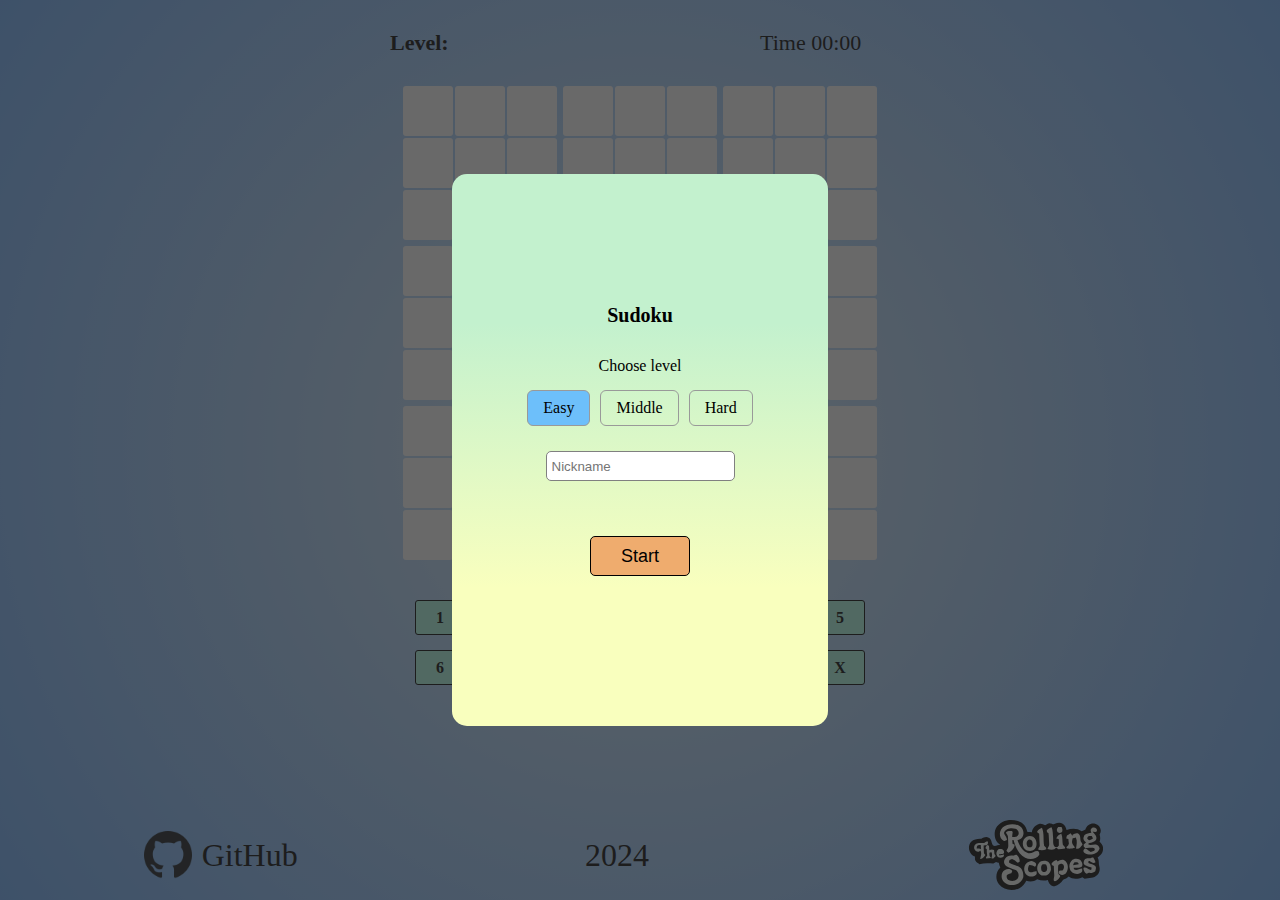
<file: random-game/index.html>
<!DOCTYPE html>
<html lang="en">
<head>
  <meta charset="UTF-8">
  <meta name="viewport" content="width=device-width, initial-scale=1.0">
  <link rel="icon" href="./assets/icons8-sudoku-64.png">
  <title>Sudoku</title>
  <link rel="stylesheet" href="./css/style.css">
</head>
<body>
  <div class="popup" id="popup-id">
    <div class="popup__container">
      <div class="popup__content">
        <p class="headline">Sudoku</p>
        <p >Choose level</p>
        <div class="level">
            <div class="level__btn">
              <input type="radio" id="level-easy" name="radio" value="easy" checked>
              <label for="level-easy">Easy</label>
            </div>
            <div class="level__btn">
              <input type="radio" id="level-middle" name="radio" value="middle">
              <label for="level-middle">Middle</label>
            </div>
            <div class="level__btn">
              <input type="radio" id="level-hard" name="radio" value="hard">
              <label for="level-hard">Hard</label>
            </div>

        </div>
        <form class="name" action="">
          <input type="text" placeholder="Nickname">
        </form>
        <button class="btn_start">Start</button>
      </div>
    </div>
  </div>

  <div class="wrapper">
    <main class="content">
      <div class="setting">
        <div class="setting__level">Level:</div>
        <div class="setting__time">Time 00:00</div>
      </div>
      <div class="table">
        <div class="cell"></div>
        <div class="cell"></div>
        <div class="cell"></div>
        <div class="cell"></div>
        <div class="cell"></div>
        <div class="cell"></div>
        <div class="cell"></div>
        <div class="cell"></div>
        <div class="cell"></div>
        <div class="cell"></div>
        <div class="cell"></div>
        <div class="cell"></div>
        <div class="cell"></div>
        <div class="cell"></div>
        <div class="cell"></div>
        <div class="cell"></div>
        <div class="cell"></div>
        <div class="cell"></div>
        <div class="cell"></div>
        <div class="cell"></div>
        <div class="cell"></div>
        <div class="cell"></div>
        <div class="cell"></div>
        <div class="cell"></div>
        <div class="cell"></div>
        <div class="cell"></div>
        <div class="cell"></div>
        <div class="cell"></div>
        <div class="cell"></div>
        <div class="cell"></div>
        <div class="cell"></div>
        <div class="cell"></div>
        <div class="cell"></div>
        <div class="cell"></div>
        <div class="cell"></div>
        <div class="cell"></div>
        <div class="cell"></div>
        <div class="cell"></div>
        <div class="cell"></div>
        <div class="cell"></div>
        <div class="cell"></div>
        <div class="cell"></div>
        <div class="cell"></div>
        <div class="cell"></div>
        <div class="cell"></div>
        <div class="cell"></div>
        <div class="cell"></div>
        <div class="cell"></div>
        <div class="cell"></div>
        <div class="cell"></div>
        <div class="cell"></div>
        <div class="cell"></div>
        <div class="cell"></div>
        <div class="cell"></div>
        <div class="cell"></div>
        <div class="cell"></div>
        <div class="cell"></div>
        <div class="cell"></div>
        <div class="cell"></div>
        <div class="cell"></div>
        <div class="cell"></div>
        <div class="cell"></div>
        <div class="cell"></div>
        <div class="cell"></div>
        <div class="cell"></div>
        <div class="cell"></div>
        <div class="cell"></div>
        <div class="cell"></div>
        <div class="cell"></div>
        <div class="cell"></div>
        <div class="cell"></div>
        <div class="cell"></div>
        <div class="cell"></div>
        <div class="cell"></div>
        <div class="cell"></div>
        <div class="cell"></div>
        <div class="cell"></div>
        <div class="cell"></div>
        <div class="cell"></div>
        <div class="cell"></div>
        <div class="cell"></div>
      </div>
      <div class="number">
        <div class="number__btn">1</div>
        <div class="number__btn">2</div>
        <div class="number__btn">3</div>
        <div class="number__btn">4</div>
        <div class="number__btn">5</div>
        <div class="number__btn">6</div>
        <div class="number__btn">7</div>
        <div class="number__btn">8</div>
        <div class="number__btn">9</div>
        <div class="number__btn">X</div>
      </div>
    </main>

    <footer class="footer">
      <a class="footer__github" href="https://github.com/EvgenKham">
        <img class="footer__github_icon" src="assets/mark-github.png" alt="GitHub icon">
          <p class="footer__github_text">GitHub</p>
      </a>
      <p class="footer__year">2024</p>
      <a class="footer__school" href="https://rs.school/courses/javascript-preschool-ru">
        <img class="footer__school_icon" src="assets/logo_rs_text.svg" alt="RS School">
      </a>
    </footer>
  </div>

<script src="./script.js"></script>
</body>
</html>
</file>
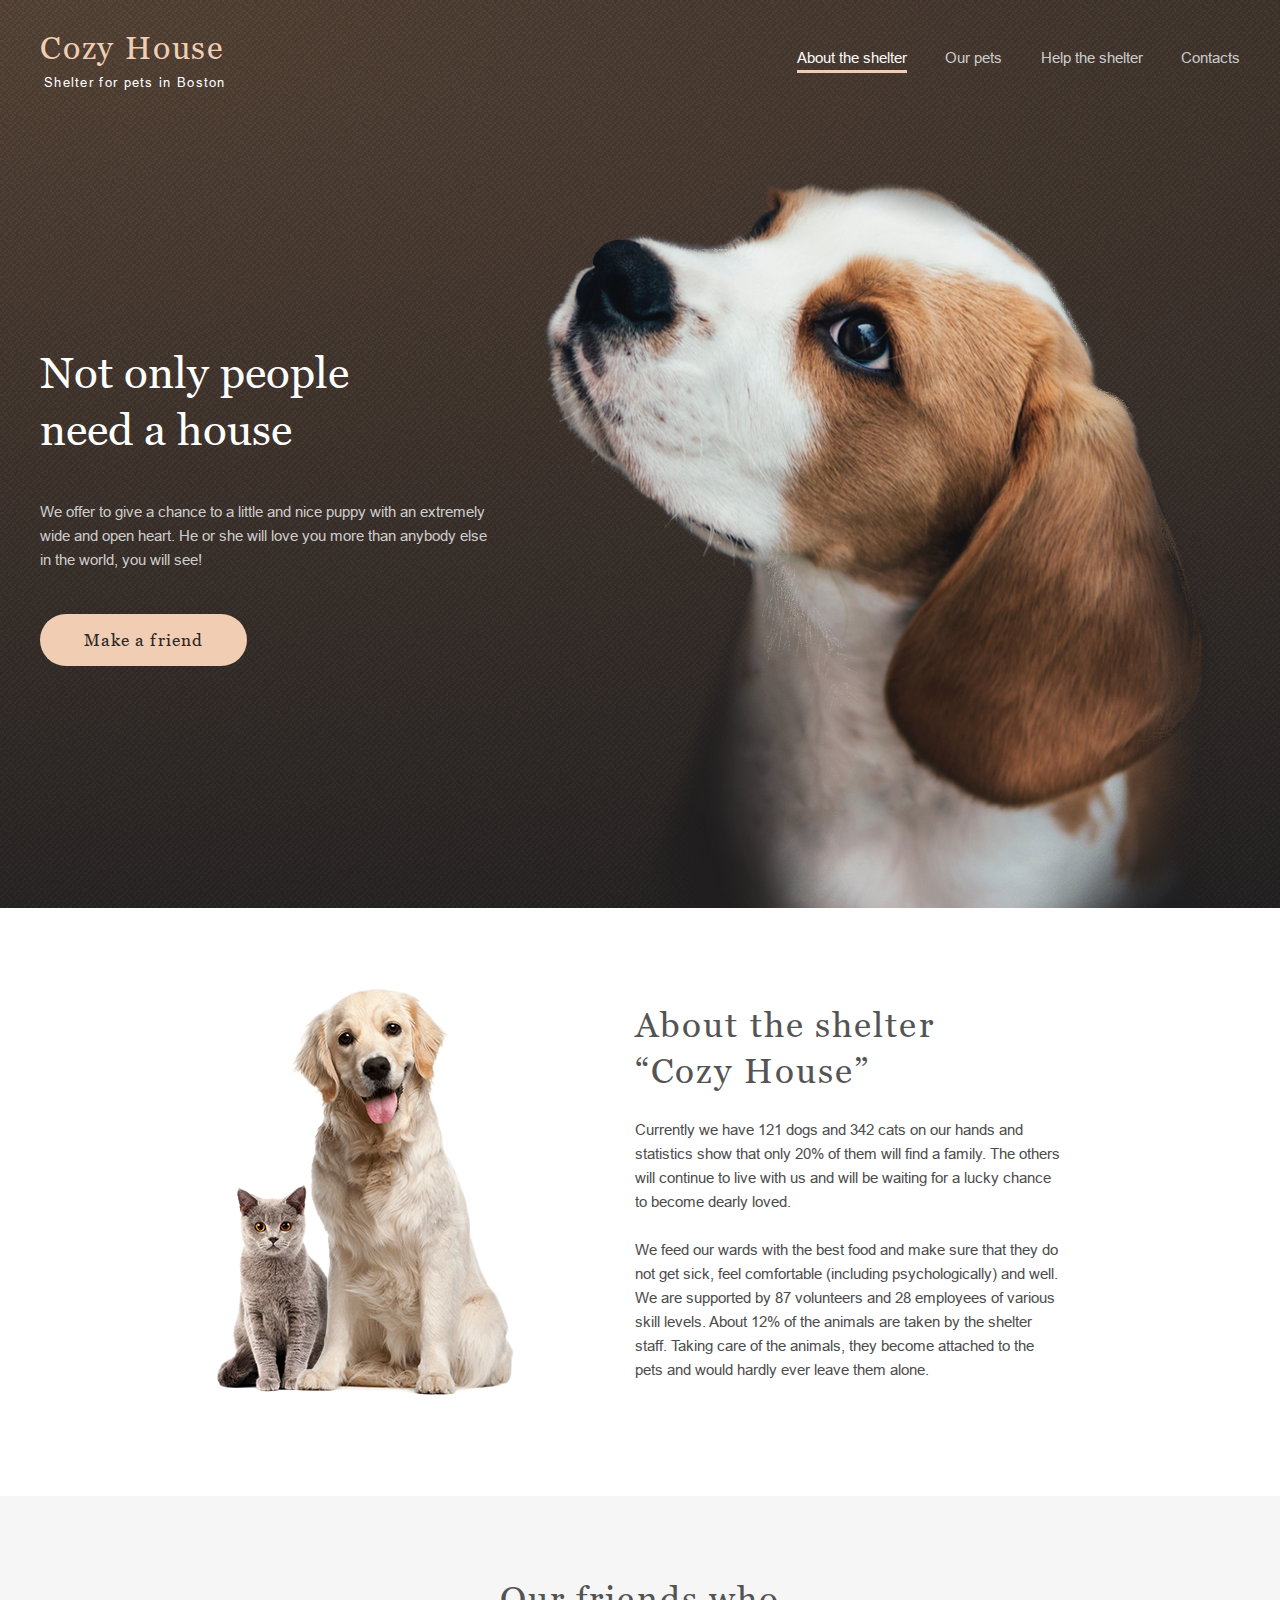
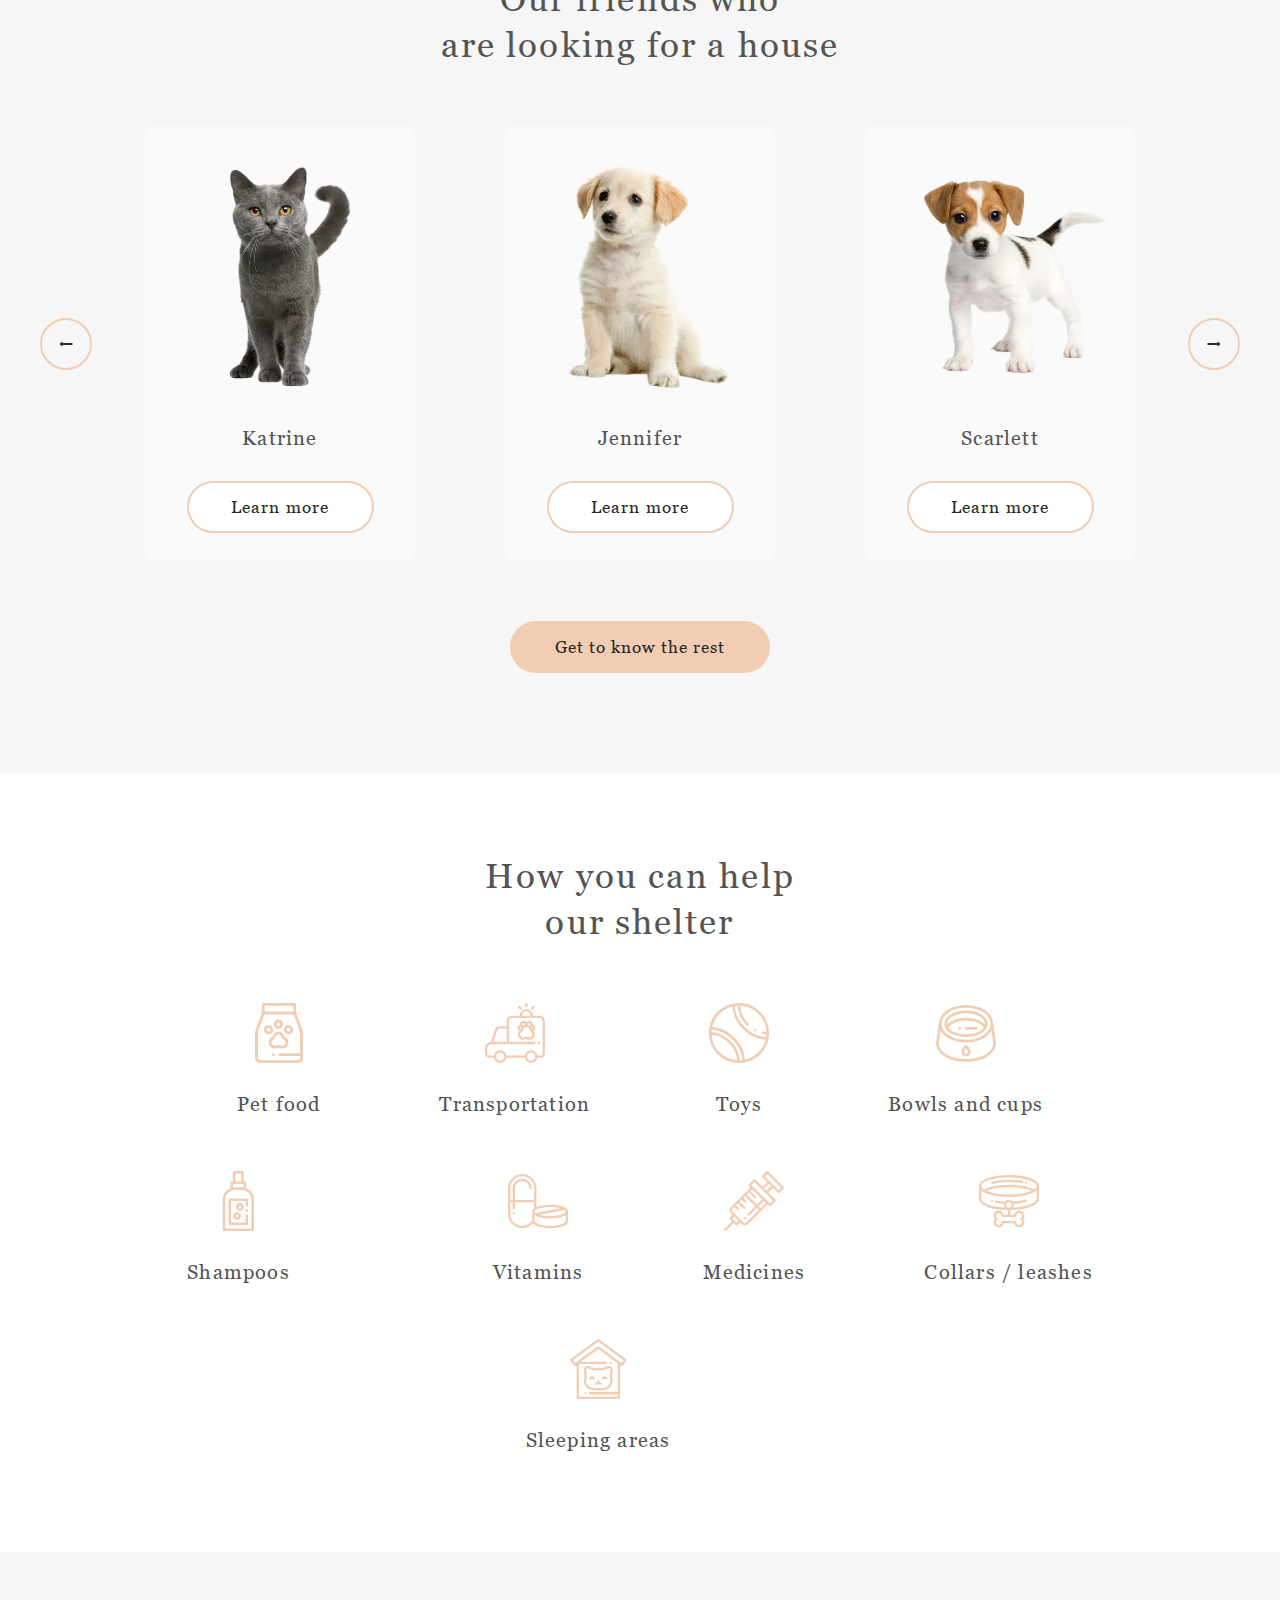
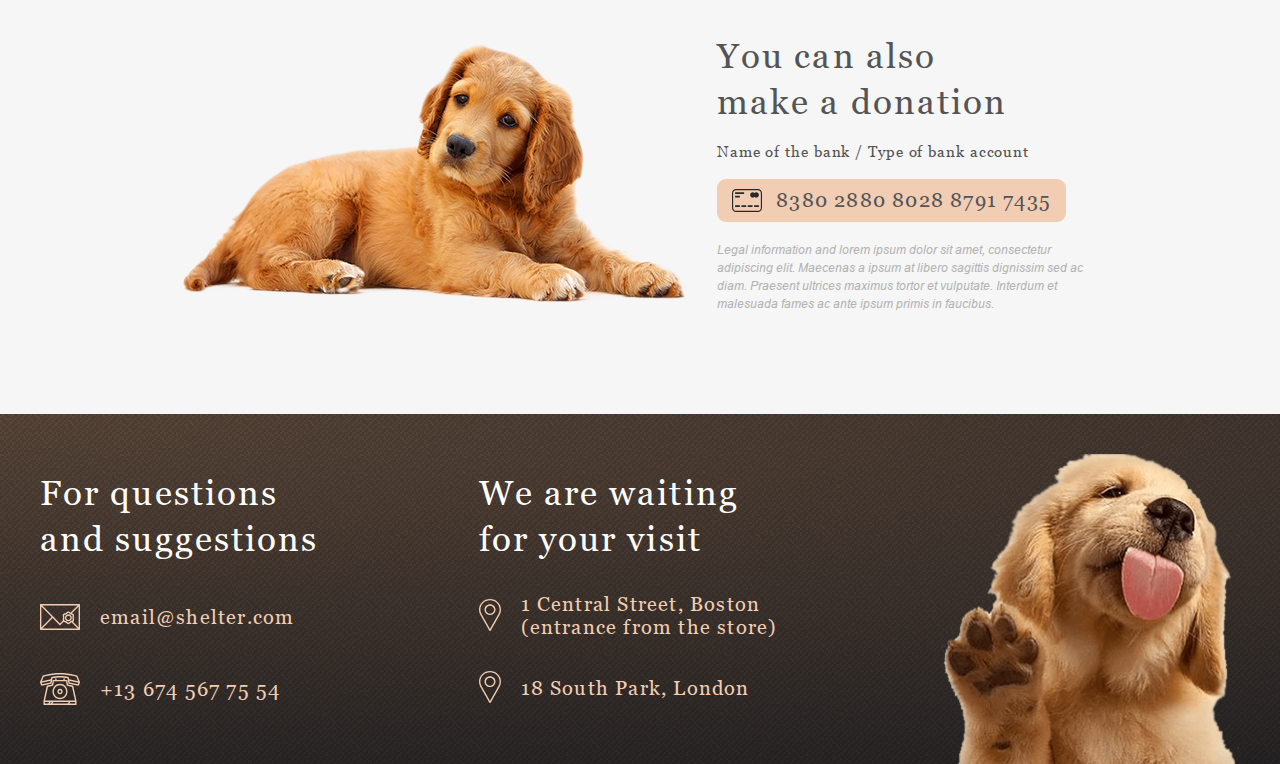
<file: shelter/index.html>
<!DOCTYPE html>
<html lang="en">
  <head>
    <meta charset="UTF-8">
    <meta name="viewport" content="width=device-width, initial-scale=1.0">
    <link rel="icon" href="assets/icons/favicons-dog-footprint-color-16.png">
    <link rel="icon" href="assets/icons/favicons-dog-footprint-color-32.png">
    <title>Shelter</title>
    <link rel="stylesheet" href="css/style.css">
  </head>
  <body>
    <div class="wrapper">

      <!--Header с навигационным меню, который размещается поверх главной секции-->
      <header class="header">
        <a href="#" class="header__logo">
          <h1 class="header__logo_title">Cozy House</h1>
          <h3 class="header__logo_subtitle">Shelter for pets in Boston</h3>
        </a>
        <nav class="header__nav nav-menu">
          <ul class="nav-menu__list">
            <li class="nav-menu__list-item">
              <a href="#" class="nav-menu__item nav-menu__active">About the shelter</a>
            </li>
            <li class="nav-menu__list-item">
              <a href="pets.html" class="nav-menu__item">Our pets</a>
            </li>
            <li class="nav-menu__list-item">
              <a href="#help" class="nav-menu__item">Help the shelter</a>
            </li>
            <li class="nav-menu__list-item">
              <a href="#contacts" class="nav-menu__item">Contacts</a>
            </li>
          </ul>
        </nav>
        <div class="burger">
          <span></span>
          <span></span>
          <span></span>
        </div>
      </header>

      <main>
        <!--Первая серкция с картинкой и описанием-->
        <section class="start-screen">
          <div class="start-screen__container container">
            <div class="content-first">
              <div class="content-first__info">
                <h2 class="content-first__info_title">Not only people need a house</h2>
                <p class="content-first__info_subtitle">
                    We offer to give a chance to a little and nice puppy with an
                    extremely wide and open heart. He or she will love you more
                    than anybody else in the world, you will see!
                </p>
                <div class="content-first__info_button">
                  <a href="#main-pets" class="btn">Make a friend</a>
                </div>
              </div>

              <div class="content-first__puppy">
                <img
                  class="content-first__puppy_photo"
                  src="assets/images/start-screen-puppy.png"
                  alt="main puppy"
                >
              </div>
            </div>
          </div>
        </section>

        <!--Вторая секция About-->
        <section class="about">
          <div class="about__container">
            <div class="content-second">
              <div class="content-second__picture">
                <img class="about__image" src="assets/images/about-pets.png" alt="cat and dog">
              </div>
              <div class="content-second__description">
                <div class="content-second__description_title">
                  <h2 class="content-second__description_text">About the shelter “Cozy House”</h2>
                </div>
                <div class="content-second__description_subtitle">
                  <p>
                    Currently we have 121 dogs and 342 cats on our hands and
                    statistics show that only 20% of them will find a family.
                    The others will continue to live with us and will be waiting
                    for a lucky chance to become dearly loved.
                  </p>
                </div>
                <div class="content-second__description_subtitle">
                  <p>
                    We feed our wards with the best food and make sure that they
                    do not get sick, feel comfortable (including
                    psychologically) and well. We are supported by 87 volunteers
                    and 28 employees of various skill levels. About 12% of the
                    animals are taken by the shelter staff. Taking care of the
                    animals, they become attached to the pets and would hardly
                    ever leave them alone.
                  </p>
                </div>
              </div>
            </div>
          </div>
        </section>

        <!--Секция с выбором питомца в виде слайдера-->
        <section id="main-pets" class="pets">
          <div class="pets__container">
            <div class="content-third">

              <div class="content-third__description">
                <h2 class="content-third__description_text">Our friends who <br>are looking for a house</h2>
              </div>
              <!--Контейнер для стрелочных кнопок и слайдера-->
              <div class="content-third__content">
                <!--Кнопка-стрелка влево-->
                <div class="content-third__content_button arrow">
                  <div class="arrow__left">
                    <svg width="52" height="52" viewBox="0 0 52 52" fill="none" xmlns="http://www.w3.org/2000/svg">
                    <path d="M33 25V27H22V29L19 26L22 23V25H33Z" fill="#292929" />
                    </svg>
                  </div>
                </div>
                <!--Слайдер с карточками животных-->
                <div class="content-third__wrapper">
                  <div class="content-third__slider swipe">

                  </div>
                </div>
                <!--Кнопка-стрелка вправо-->
                <div class="content-third__content_button arrow">
                  <div class="arrow__right">
                    <svg width="52" height="52" viewBox="0 0 52 52" fill="none" xmlns="http://www.w3.org/2000/svg">
                    <path d="M19 27V25H30V23L33 26L30 29V27H19Z" fill="#292929" />
                    </svg>
                  </div>
                </div>
              </div>
              <div class="content-third__button-container">
                <a href="pets.html" class="content-third__button-container_item btn">Get to know the rest</a>
              </div>
            </div>
          </div>
        </section>

        <!--Секция разновидностей помощи приюту-->
        <section id="help" class="help">
          <div class="help__container">
            <div class="content-fourth">
              <div class="content-fourth__description">
                <h2 class="content-third__description_text">How you can help our shelter</h2>
              </div>
              <div class="content-fourth__list-container helper">
                <ul class="helper__list">
                  <li class="helper__list-item">
                    <img class="helper__list-item_icon" src="assets/icons/icon-pet-food.svg" alt="icon food">
                    <p class="helper__list-item_name">Pet food</p>
                  </li>
                  <li class="helper__list-item">
                    <img class="helper__list-item_icon" src="assets/icons/icon-transportation.svg" alt="icon transport">
                    <p class="helper__list-item_name">Transportation</p>
                  </li>
                  <li class="helper__list-item">
                    <img class="helper__list-item_icon" src="assets/icons/icon-toys.svg" alt="icon toys">
                    <p class="helper__list-item_name">Toys</p>
                  </li>
                  <li class="helper__list-item">
                    <img class="helper__list-item_icon" src="assets/icons/icon-bowls-and-cups.svg" alt="icon bowls">
                    <p class="helper__list-item_name">Bowls and cups</p>
                  </li>
                  <li class="helper__list-item">
                    <img class="helper__list-item_icon" src="assets/icons/icon-shampoos.svg" alt="icon shampoos">
                    <p class="helper__list-item_name">Shampoos</p>
                  </li>
                  <li class="helper__list-item">
                    <img class="helper__list-item_icon" src="assets/icons/icon-vitamins.svg" alt="icon vitamins">
                    <p class="helper__list-item_name">Vitamins</p>
                  </li>
                  <li class="helper__list-item">
                    <img class="helper__list-item_icon" src="assets/icons/icon-medicines.svg" alt="icon medicines">
                    <p class="helper__list-item_name">Medicines</p>
                  </li>
                  <li class="helper__list-item">
                    <img class="helper__list-item_icon" src="assets/icons/icon-collars-leashes.svg" alt="icon collars">
                    <p class="helper__list-item_name">Collars / leashes</p>
                  </li>
                  <li class="helper__list-item">
                    <img class="helper__list-item_icon" src="assets/icons/icon-sleeping-area.svg" alt="icon sleeping areas">
                    <p class="helper__list-item_name">Sleeping areas</p>
                  </li>
                </ul>
              </div>

            </div>
          </div>
        </section>

        <!--Секция о материальном пожертвованиии-->
        <section class="donation">
           <div class="donation__container">
            <div class="content-fifth">
              <div class="content-fifth__puppy">
                <img class="donation__image" src="assets/images/donation-dog.png" alt="puppy with pity eyes">
              </div>
              <div class="content-fifth__content">
                <div class="content-fifth__content_heading text">
                  <h3 class="text_head">You can also make a donation</h3>
                </div>
                <div class="content-fifth__content_subheading text">
                  <h5 class="text_subhead">Name of the bank / Type of bank account</h5>
                </div>
                <a href="#" class="content-fifth__content_card credit-card">
                  <div class="credit-card__content">
                    <div class="credit-card__content_image">
                      <svg width="30" height="23" viewBox="0 0 30 23" fill="none" xmlns="http://www.w3.org/2000/svg">
                        <path d="M25.9815 23H4.01915C1.80285 23 0 21.2046 0 19.0001V3.9999C0 1.79421 1.80285 0 4.01915 0H25.9808C28.196 0 30 1.79421 30 3.9999V19.0001C30.0006 21.2052 28.1972 23 25.9815 23ZM4.01915 1.14285C2.43563 1.14285 1.14836 2.42396 1.14836 3.9999V19.0001C1.14836 20.5755 2.43563 21.8571 4.01915 21.8571H25.9808C27.5638 21.8571 28.8516 20.5755 28.8516 19.0001V3.9999C28.8516 2.42396 27.5638 1.14285 25.9808 1.14285H4.01915ZM20.7037 3.35993C22.1363 3.35993 23.2977 4.51532 23.2977 5.94153C23.2977 7.36774 22.1368 8.52376 20.7037 8.52376C19.2706 8.52376 18.1097 7.36783 18.1097 5.94153C18.1097 4.51523 19.2712 3.35993 20.7037 3.35993ZM24.3204 3.35993C25.7529 3.35993 26.9151 4.51532 26.9151 5.94153C26.9151 7.36774 25.7536 8.52376 24.3204 8.52376C22.8873 8.52376 21.7264 7.36783 21.7264 5.94153C21.7264 4.51523 22.8879 3.35993 24.3204 3.35993ZM3.0861 16.3339H7.8683V18.0481H3.0861V16.3339ZM9.43467 16.3339H14.2175V18.0481H9.43467V16.3339ZM15.782 16.3339H20.5659V18.0481H15.782V16.3339ZM22.1305 16.3339H26.9144V18.0481H22.1305V16.3339ZM3.0861 3.36046H12.1263V5.07474H3.0861V3.36046ZM3.0861 6.76208H7.86946V8.47637H3.0861V6.76208Z" fill="#292929" />
                      </svg>
                    </div>
                    <div class="credit-card__content_number">
                      <p>8380 2880 8028 8791 7435</p>
                    </div>
                  </div>
                </a>
                <div class="content-fifth__content_info">
                  <p>Legal information and lorem ipsum dolor sit amet, consectetur adipiscing elit. Maecenas a ipsum at libero sagittis dignissim sed ac diam. Praesent ultrices maximus tortor et vulputate. Interdum et malesuada fames ac ante ipsum primis in faucibus.</p>
                </div>
              </div>
            </div>
           </div>
        </section>
      </main>

      <!--Footer с дополнительной информацией-->
      <footer id="contacts" class="footer">
        <div class="footer__container">
          <div class="content-footer">
            <div  class="content-footer__contacts">
              <div class="content-footer__contacts_title footer-heading">
                <h3 class="footer-heading_text">For questions and suggestions</h3>
              </div>
              <div class="content-footer__contacts_mail email">
                <a class="email__content" href="mailto:email@shelter.com" target="_blank">
                  <div class="email__content_icon">
                    <svg width="40" height="32" viewBox="0 0 40 32" fill="none" xmlns="http://www.w3.org/2000/svg">
                      <path d="M39.315 3H0.684964C0.5033 3 0.329077 3.07325 0.200621 3.20362C0.0721657 3.334 0 3.51084 0 3.69522V28.3048C0 28.4892 0.0721657 28.666 0.200621 28.7964C0.329077 28.9268 0.5033 29 0.684964 29H39.315C39.4967 29 39.6709 28.9268 39.7994 28.7964C39.9278 28.666 40 28.4892 40 28.3048V3.69522C40 3.51084 39.9278 3.334 39.7994 3.20362C39.6709 3.07325 39.4967 3 39.315 3ZM32.5774 18.0331C32.6846 18.5259 32.7954 19.0355 32.6513 19.2882C32.4966 19.5596 31.9966 19.7173 31.5131 19.8699C31.1316 19.9902 30.7373 20.1147 30.3857 20.3212C30.0461 20.5206 29.7523 20.8001 29.4683 21.0704C29.0772 21.4426 28.7079 21.794 28.374 21.794C28.04 21.794 27.6706 21.4425 27.2797 21.0704C26.9956 20.8001 26.7018 20.5205 26.3622 20.3212C26.0107 20.1147 25.6163 19.9903 25.2348 19.8699C24.7513 19.7173 24.2513 19.5596 24.0967 19.2882C23.9526 19.0355 24.0633 18.5259 24.1705 18.0331C24.2584 17.6285 24.3493 17.2103 24.3493 16.7821C24.3493 16.354 24.2584 15.9356 24.1705 15.5311C24.0633 15.0383 23.9526 14.5288 24.0967 14.2759C24.2513 14.0046 24.7513 13.8468 25.2348 13.6942C25.6163 13.5739 26.0107 13.4494 26.3622 13.243C26.7018 13.0435 26.9956 12.764 27.2797 12.4937C27.6706 12.1216 28.04 11.7701 28.374 11.7701C28.7079 11.7701 29.0773 12.1216 29.4683 12.4937C29.7523 12.764 30.0461 13.0435 30.3857 13.243C30.7373 13.4493 31.1316 13.5738 31.5131 13.6941C31.9966 13.8467 32.4966 14.0045 32.6512 14.2758C32.7954 14.5286 32.6846 15.0381 32.5774 15.5309C32.4895 15.9354 32.3986 16.3537 32.3986 16.7819C32.3986 17.2102 32.4895 17.6286 32.5774 18.0331ZM30.5975 11.6608C30.5345 11.6024 30.4705 11.5416 30.4053 11.4795C29.8904 10.9896 29.2497 10.3798 28.374 10.3798C27.4982 10.3798 26.8575 10.9896 26.3426 11.4795C26.1045 11.7061 25.8796 11.9201 25.6761 12.0396C25.4574 12.168 25.1518 12.2645 24.8281 12.3666C24.1276 12.5876 23.3336 12.8381 22.9109 13.5797C22.5001 14.3004 22.6768 15.1134 22.8328 15.8307C22.9081 16.1777 22.9794 16.5055 22.9794 16.7821C22.9794 17.0587 22.9081 17.3866 22.8328 17.7336C22.6975 18.3556 22.5473 19.0496 22.7775 19.693L19.9997 22.5464L2.32449 4.39044H37.6748L30.5975 11.6608ZM11.7007 16L1.36993 26.6116V5.38812L11.7007 16ZM12.6635 16.989L19.5124 24.0242C19.5761 24.0896 19.6519 24.1416 19.7356 24.177C19.8192 24.2125 19.9089 24.2308 19.9996 24.2308C20.0902 24.2308 20.18 24.2125 20.2636 24.177C20.3472 24.1416 20.4231 24.0896 20.4868 24.0242L23.6841 20.7398C24.044 20.9494 24.4495 21.0781 24.8281 21.1976C25.1518 21.2997 25.4575 21.3962 25.6761 21.5245C25.8796 21.644 26.1044 21.8581 26.3426 22.0846C26.8575 22.5746 27.4982 23.1844 28.374 23.1844C29.2496 23.1844 29.8904 22.5746 30.4053 22.0846C30.6434 21.858 30.8682 21.644 31.0718 21.5244C31.2043 21.4466 31.3691 21.3806 31.5502 21.3179L37.675 27.6094H2.32431L12.6635 16.989ZM32.9664 20.7946C33.3117 20.6108 33.6223 20.3612 33.8371 19.9846C34.2479 19.2639 34.0711 18.4508 33.9151 17.7336C33.8398 17.3866 33.7686 17.0587 33.7686 16.7821C33.7686 16.5055 33.8398 16.1777 33.9151 15.8307C34.0711 15.1134 34.2479 14.3005 33.837 13.5797C33.4142 12.8381 32.6203 12.5876 31.9197 12.3666L31.8559 12.3463L38.6301 5.38738V26.6122L32.9664 20.7946Z" fill="#F1CDB3" />
                      <path d="M28.374 13.2424C26.451 13.2424 24.8865 14.8302 24.8865 16.782C24.8865 18.7337 26.451 20.3215 28.374 20.3215C30.297 20.3215 31.8614 18.7337 31.8614 16.782C31.8614 14.8302 30.2969 13.2424 28.374 13.2424ZM28.374 18.9311C27.2064 18.9311 26.2564 17.967 26.2564 16.782C26.2564 15.5969 27.2063 14.6328 28.374 14.6328C29.5416 14.6328 30.4915 15.5969 30.4915 16.782C30.4915 17.967 29.5415 18.9311 28.374 18.9311Z" fill="#F1CDB3" />
                    </svg>
                  </div>
                  <div class="email__content_text">
                    <p>email@shelter.com</p>
                  </div>
                </a>
              </div>
              <div class="content-footer__contacts_phone tel">
                <a class="tel__content" href="tel:136745677554" target="_blank">
                  <div class="tel__content_icon">
                    <svg width="40" height="32" viewBox="0 0 40 32" fill="none" xmlns="http://www.w3.org/2000/svg">
                      <path d="M39.9461 8.89543L37.5102 2.9049C37.4685 2.80251 37.4043 2.71139 37.3226 2.63868C37.2408 2.56598 37.1437 2.51367 37.0389 2.48585L34.111 1.70799C25.5388 -0.569376 14.4609 -0.569281 5.88906 1.70799L2.96105 2.48585C2.85626 2.51367 2.75918 2.56598 2.67743 2.63868C2.59568 2.71139 2.53147 2.80251 2.48984 2.9049L0.0539764 8.89543C-0.0131281 9.06038 -0.0178273 9.24503 0.0407965 9.41333L1.01509 12.2089C1.07166 12.3713 1.18339 12.5075 1.32986 12.5925C1.47633 12.6775 1.64776 12.7056 1.8128 12.6717L11.0692 10.7747C11.2084 10.7462 11.3359 10.675 11.4348 10.5706C11.5337 10.4661 11.5993 10.3334 11.623 10.19L12.4245 5.32594C16.8365 4.18994 23.1635 4.18994 27.5753 5.32594L28.3769 10.19C28.4006 10.3335 28.4662 10.4663 28.5651 10.5707C28.664 10.6751 28.7915 10.7463 28.9307 10.7748L38.187 12.6718C38.3521 12.7056 38.5234 12.6774 38.6699 12.5924C38.8164 12.5075 38.9281 12.3714 38.9848 12.209L39.9592 9.41343C40.0178 9.2451 40.0131 9.06043 39.9461 8.89543ZM2.13193 11.1412L1.63183 9.70624L10.5973 7.78606L10.321 9.46295L2.13193 11.1412ZM11.6222 4.0568C11.4935 4.09314 11.3777 4.16636 11.2883 4.26784C11.1989 4.36933 11.1396 4.49486 11.1174 4.62969L10.848 6.26453L1.85991 8.1896L3.65015 3.78707L6.2409 3.09877C14.5991 0.878304 25.4007 0.878208 33.7593 3.09877L36.35 3.78707L38.1403 8.1896L29.1522 6.26453L28.8828 4.62969C28.8606 4.49487 28.8013 4.36936 28.7119 4.26788C28.6224 4.1664 28.5066 4.09318 28.378 4.0568C23.6016 2.70615 16.3984 2.70615 11.6222 4.0568ZM37.8681 11.1412L29.6792 9.46295L29.4028 7.78606L38.3682 9.70624L37.8681 11.1412Z" fill="#F1CDB3" />
                      <path d="M33.2901 13.1186C33.261 12.9842 33.1948 12.8612 33.0995 12.7643C33.0041 12.6673 32.8836 12.6005 32.7522 12.5717L27.9776 11.526L27.3764 7.51395C27.351 7.34431 27.2672 7.18959 27.1401 7.07781C27.013 6.96603 26.851 6.90458 26.6835 6.90458H24.814V5.96398C24.814 5.56724 24.5002 5.2456 24.1129 5.2456C23.7257 5.2456 23.4119 5.56724 23.4119 5.96398V6.90458H16.5882V5.96398C16.5882 5.56724 16.2744 5.2456 15.8871 5.2456C15.4999 5.2456 15.1861 5.56724 15.1861 5.96398V6.90458H13.3166C13.1491 6.90458 12.9871 6.96603 12.86 7.07781C12.7329 7.18959 12.6491 7.34431 12.6237 7.51395L12.0224 11.526L7.24791 12.5717C7.11654 12.6005 6.996 12.6673 6.90063 12.7643C6.80527 12.8612 6.73908 12.9842 6.70996 13.1186L3.46796 28.0878C3.45692 28.1389 3.45134 28.1911 3.45132 28.2434V31.2816C3.45132 31.4721 3.52519 31.6549 3.65666 31.7896C3.78814 31.9243 3.96645 32 4.15239 32H35.8477C36.0336 32 36.212 31.9243 36.3434 31.7896C36.4749 31.6549 36.5488 31.4721 36.5488 31.2816V28.2434C36.5488 28.1911 36.5432 28.1389 36.5321 28.0878L33.2901 13.1186ZM7.98131 13.8802L12.7885 12.8273C12.9276 12.7968 13.0544 12.7238 13.152 12.6178C13.2496 12.5118 13.3134 12.3779 13.335 12.2338L13.9183 8.34134H26.0819L26.6651 12.2338C26.6867 12.3779 26.7505 12.5118 26.8481 12.6178C26.9457 12.7238 27.0725 12.7968 27.2115 12.8273L32.0189 13.8802L34.9741 27.5251H5.0261L7.98131 13.8802ZM11.7966 28.9618L10.8935 30.5632H9.82782L10.7309 28.9618H11.7966ZM13.416 28.9618H28.6721L27.769 30.5632H12.513L13.416 28.9618ZM4.85345 28.9618H9.11142L8.20836 30.5632H4.85345V28.9618ZM29.3885 30.5632L30.2916 28.9618H35.1466V30.5632H29.3885Z" fill="#F1CDB3" />
                      <path d="M20 26.1606C24.1492 26.1606 27.5248 22.7016 27.5248 18.45C27.5248 14.1983 24.1492 10.7393 20 10.7393C15.8509 10.7393 12.4753 14.1983 12.4753 18.45C12.4753 22.7016 15.8509 26.1606 20 26.1606ZM20 12.1761C23.3761 12.1761 26.1227 14.9905 26.1227 18.45C26.1227 21.9094 23.3761 24.7238 20 24.7238C16.624 24.7238 13.8774 21.9094 13.8774 18.45C13.8774 14.9905 16.624 12.1761 20 12.1761Z" fill="#F1CDB3" />
                      <path d="M20 21.1847C21.4717 21.1847 22.6691 19.9578 22.6691 18.4497C22.6691 16.9416 21.4717 15.7147 20 15.7147C18.5283 15.7147 17.3309 16.9416 17.3309 18.4497C17.3309 19.9578 18.5283 21.1847 20 21.1847ZM20 17.1514C20.6987 17.1514 21.267 17.7338 21.267 18.4497C21.267 19.1656 20.6987 19.7479 20 19.7479C19.3014 19.7479 18.733 19.1656 18.733 18.4497C18.733 17.7339 19.3014 17.1514 20 17.1514Z" fill="#F1CDB3" />
                    </svg>
                  </div>
                  <div class="tel__content_text">
                    <p>+13 674 567 75 54</p>
                  </div>
                </a>
              </div>
            </div>
            <div class="content-footer__location">
              <div class="content-footer__location_title footer-heading">
                <h3 class="footer-heading_text">We are waiting for your visit</h3>
              </div>
              <div class="content-footer__location_first place">
                <a class="place__content" href="https://www.google.com/maps/search/1+Central+Street,+Boston/@42.3144474,-71.0526843,12z/data=!3m1!4b1?entry=ttu" target="_blank">
                  <div class="place__content_icon">
                    <svg width="22" height="32" viewBox="0 0 22 32" fill="none" xmlns="http://www.w3.org/2000/svg">
                      <path d="M11 0C4.93475 0 3.05176e-05 4.78519 3.05176e-05 10.6667C3.05176e-05 12.4323 0.455262 14.1829 1.32067 15.7357L10.3985 31.6562C10.5193 31.8685 10.7496 32 11 32C11.2504 32 11.4807 31.8685 11.6016 31.6562L20.6827 15.7304C21.5448 14.1829 22 12.4323 22 10.6666C22 4.78519 17.0653 0 11 0ZM19.4762 15.0905L11 29.9557L2.52717 15.0964C1.7732 13.7435 1.37507 12.2116 1.37507 10.6667C1.37507 5.52019 5.69278 1.33337 11 1.33337C16.3073 1.33337 20.625 5.52025 20.625 10.6667C20.625 12.2116 20.2269 13.7435 19.4762 15.0905Z" fill="#F1CDB3" />
                      <path d="M11 5.33329C7.9674 5.33329 5.50008 7.72585 5.50008 10.6666C5.50008 13.6074 7.9674 16 11 16C14.0327 16 16.5 13.6074 16.5 10.6667C16.5 7.72592 14.0327 5.33329 11 5.33329ZM11 14.6667C8.72537 14.6667 6.87505 12.8724 6.87505 10.6667C6.87505 8.46092 8.72537 6.66667 11 6.66667C13.2747 6.66667 15.125 8.46092 15.125 10.6667C15.125 12.8724 13.2747 14.6667 11 14.6667Z" fill="#F1CDB3" />
                    </svg>
                  </div>
                  <div class="place__content_text">
                    <p>1 Central Street, Boston (entrance from the store)</p>
                  </div>
                </a>
              </div>
              <div class="content-footer__location_second place">
                <a class="place__content" href="https://www.google.com/maps/search/%3E18+South+Park,+London/@51.5285089,-0.2664037,11z/data=!3m1!4b1?entry=ttu" target="_blank">
                  <div class="place__content_icon">
                    <svg width="22" height="32" viewBox="0 0 22 32" fill="none" xmlns="http://www.w3.org/2000/svg">
                    <path d="M11 0C4.93475 0 3.05176e-05 4.78519 3.05176e-05 10.6667C3.05176e-05 12.4323 0.455262 14.1829 1.32067 15.7357L10.3985 31.6562C10.5193 31.8685 10.7496 32 11 32C11.2504 32 11.4807 31.8685 11.6016 31.6562L20.6827 15.7304C21.5448 14.1829 22 12.4323 22 10.6666C22 4.78519 17.0653 0 11 0ZM19.4762 15.0905L11 29.9557L2.52717 15.0964C1.7732 13.7435 1.37507 12.2116 1.37507 10.6667C1.37507 5.52019 5.69278 1.33337 11 1.33337C16.3073 1.33337 20.625 5.52025 20.625 10.6667C20.625 12.2116 20.2269 13.7435 19.4762 15.0905Z" fill="#F1CDB3" />
                    <path d="M11 5.33329C7.9674 5.33329 5.50008 7.72585 5.50008 10.6666C5.50008 13.6074 7.9674 16 11 16C14.0327 16 16.5 13.6074 16.5 10.6667C16.5 7.72592 14.0327 5.33329 11 5.33329ZM11 14.6667C8.72537 14.6667 6.87505 12.8724 6.87505 10.6667C6.87505 8.46092 8.72537 6.66667 11 6.66667C13.2747 6.66667 15.125 8.46092 15.125 10.6667C15.125 12.8724 13.2747 14.6667 11 14.6667Z" fill="#F1CDB3" />
                  </svg>
                  </div>
                  <div class="place__content_text">
                    <p>18 South Park, London </p>
                  </div>
                </a>
              </div>
            </div>
            <div class="content-footer__image">
              <img class="footer__image" src="assets/images/footer-puppy.png" alt="puppy licks the screen">
            </div>
          </div>
        </div>
      </footer>
    </div>
    <script src="js/script.js"></script>
  </body>
</html>
</file>
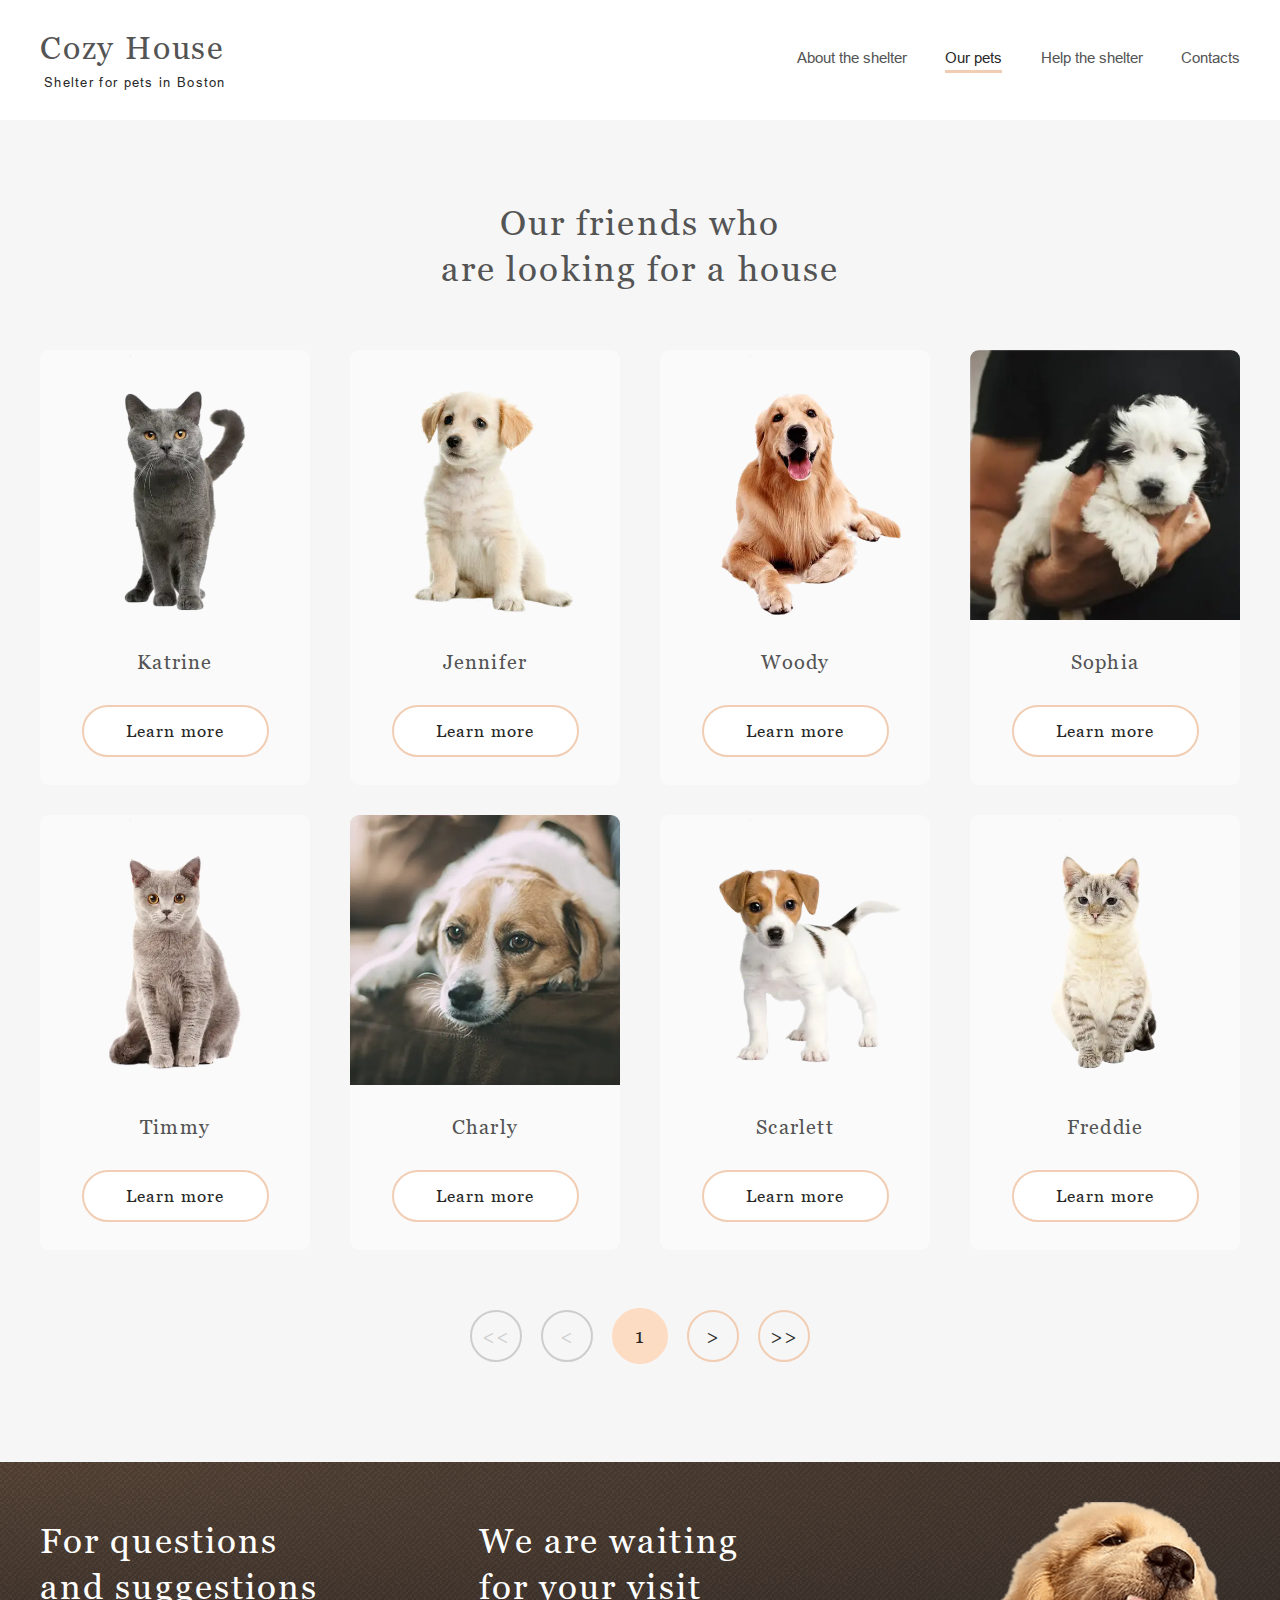
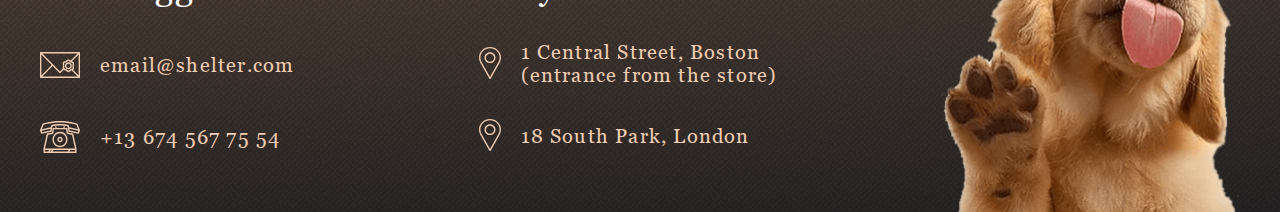
<file: shelter/pets.html>
<!DOCTYPE html>
<html lang="en">
  <head>
    <meta charset="UTF-8">
    <meta name="viewport" content="width=device-width, initial-scale=1.0">
    <link rel="icon" href="assets/icons/favicons-dog-footprint-color-16.png">
    <link rel="icon" href="assets/icons/favicons-dog-footprint-color-32.png">
    <title>Shelter</title>
    <link rel="stylesheet" href="css/style.css">
  </head>
  <body>
    <div class="wrapper">

      <!--Header с навигационным меню-->
      <header class="header">
        <a href="index.html" class="header__logo">
          <h1 class="header__logo_title pets__logo_title">Cozy House</h1>
          <h3 class="header__logo_subtitle pets__logo_subtitle">Shelter for pets in Boston</h3>
        </a>
        <nav class="header__nav nav-menu background-pets-menu">
          <ul class="nav-menu__list">
            <li class="nav-menu__list-item">
              <a href="index.html" class="nav-menu__item pets-nav__item">About the shelter</a>
            </li>
            <li class="nav-menu__list-item">
              <a href="pets.html" class="nav-menu__item pets-nav__item pets-nav__active">Our pets</a>
            </li>
            <li class="nav-menu__list-item">
              <a href="index.html#help" class="nav-menu__item pets-nav__item">Help the shelter</a>
            </li>
            <li class="nav-menu__list-item">
              <a href="#contacts" class="nav-menu__item pets-nav__item">Contacts</a>
            </li>
          </ul>
        </nav>
        <div class="burger burger-pets">
          <span></span>
          <span></span>
          <span></span>
        </div>
      </header>

      <!--Основная секция со всеми питомцами-->
      <main>
        <div class="page-pets">
          <div class="page-pets__container">
            <div class="contant-page-pets">
              <!--Заголовок-->
              <div class="contant-page-pets__heading">
                <h2 class="contant-page-pets__text">Our friends who <br>are looking for a house</h2>
              </div>
              <!--Контейнер для карточек с животными-->
              <div class="page-pets__cards-container">

                <div class="page-pets__cards-container_card pet">
                  <img class="pet_image" src="assets/images/katrine.webp" alt="cat-katrine-picture">
                  <p class="pet_name">Katrine</p>
                  <div class="pet__button-container">
                    <a href="#" class="pet__button-container_item btn">Learn more</a>
                  </div>
                </div>

                <div class="page-pets__cards-container_card pet">
                  <img class="pet_image" src="assets/images/jennifer.webp" alt="dog-jennifer-picture">
                  <p class="pet_name">Jennifer</p>
                  <div class="pet__button-container">
                    <a href="#" class="pet__button-container_item btn">Learn more</a>
                  </div>
                </div>

                <div class="page-pets__cards-container_card pet">
                  <img class="pet_image" src="assets/images/woody.webp" alt="dog-woody-picture">
                  <p class="pet_name">Woody</p>
                  <div class="pet__button-container">
                    <a href="#" class="pet__button-container_item btn">Learn more</a>
                  </div>
                </div>

                <div class="page-pets__cards-container_card pet">
                  <img class="pet_image" src="assets/images/sophia.webp" alt="dog-sophia-picture">
                  <p class="pet_name">Sophia</p>
                  <div class="pet__button-container">
                    <a href="#" class="pet__button-container_item btn">Learn more</a>
                  </div>
                </div>

                <div class="page-pets__cards-container_card pet">
                  <img class="pet_image" src="assets/images/timmy.webp" alt="dog-timmy-picture">
                  <p class="pet_name">Timmy</p>
                  <div class="pet__button-container">
                    <a href="#" class="pet__button-container_item btn">Learn more</a>
                  </div>
                </div>

                <div class="page-pets__cards-container_card pet">
                  <img class="pet_image" src="assets/images/charly.webp" alt="dog-charly-picture">
                  <p class="pet_name">Charly</p>
                  <div class="pet__button-container">
                    <a href="#" class="pet__button-container_item btn">Learn more</a>
                  </div>
                </div>

                <div class="page-pets__cards-container_card pet">
                  <img class="pet_image" src="assets/images/scarlett.webp" alt="dog-scarlet-picture">
                  <p class="pet_name">Scarlett</p>
                  <div class="pet__button-container">
                    <a href="#" class="pet__button-container_item btn">Learn more</a>
                  </div>
                </div>

                <div class="page-pets__cards-container_card pet">
                  <img class="pet_image" src="assets/images/freddie.webp" alt="dog-freddie-picture">
                  <p class="pet_name">Freddie</p>
                  <div class="pet__button-container">
                    <a href="#" class="pet__button-container_item btn">Learn more</a>
                  </div>
                </div>

              </div>

              <!--Пагинация-->
              <div class="page-pets__container-nav pagination">

                <button class="pagination__disable">&lt;&lt;</button>

                <button class="pagination__disable">&lt;</button>

                <div class="pagination__current-page">1</div>

                <button class="pagination__able">&gt;</button>

                <button class="pagination__able">&gt;&gt;</button>

              </div>
            </div>
          </div>
        </div>
      </main>

      <!--Footer с дополнительной информацией-->
      <footer id="contacts" class="footer">
        <div class="footer__container">
          <div class="content-footer">
            <div  class="content-footer__contacts">
              <div class="content-footer__contacts_title footer-heading">
                <h3 class="footer-heading_text">For questions and suggestions</h3>
              </div>
              <div class="content-footer__contacts_mail email">
                <a class="email__content" href="mailto:email@shelter.com" target="_blank">
                  <div class="email__content_icon">
                    <svg width="40" height="32" viewBox="0 0 40 32" fill="none" xmlns="http://www.w3.org/2000/svg">
                      <path d="M39.315 3H0.684964C0.5033 3 0.329077 3.07325 0.200621 3.20362C0.0721657 3.334 0 3.51084 0 3.69522V28.3048C0 28.4892 0.0721657 28.666 0.200621 28.7964C0.329077 28.9268 0.5033 29 0.684964 29H39.315C39.4967 29 39.6709 28.9268 39.7994 28.7964C39.9278 28.666 40 28.4892 40 28.3048V3.69522C40 3.51084 39.9278 3.334 39.7994 3.20362C39.6709 3.07325 39.4967 3 39.315 3ZM32.5774 18.0331C32.6846 18.5259 32.7954 19.0355 32.6513 19.2882C32.4966 19.5596 31.9966 19.7173 31.5131 19.8699C31.1316 19.9902 30.7373 20.1147 30.3857 20.3212C30.0461 20.5206 29.7523 20.8001 29.4683 21.0704C29.0772 21.4426 28.7079 21.794 28.374 21.794C28.04 21.794 27.6706 21.4425 27.2797 21.0704C26.9956 20.8001 26.7018 20.5205 26.3622 20.3212C26.0107 20.1147 25.6163 19.9903 25.2348 19.8699C24.7513 19.7173 24.2513 19.5596 24.0967 19.2882C23.9526 19.0355 24.0633 18.5259 24.1705 18.0331C24.2584 17.6285 24.3493 17.2103 24.3493 16.7821C24.3493 16.354 24.2584 15.9356 24.1705 15.5311C24.0633 15.0383 23.9526 14.5288 24.0967 14.2759C24.2513 14.0046 24.7513 13.8468 25.2348 13.6942C25.6163 13.5739 26.0107 13.4494 26.3622 13.243C26.7018 13.0435 26.9956 12.764 27.2797 12.4937C27.6706 12.1216 28.04 11.7701 28.374 11.7701C28.7079 11.7701 29.0773 12.1216 29.4683 12.4937C29.7523 12.764 30.0461 13.0435 30.3857 13.243C30.7373 13.4493 31.1316 13.5738 31.5131 13.6941C31.9966 13.8467 32.4966 14.0045 32.6512 14.2758C32.7954 14.5286 32.6846 15.0381 32.5774 15.5309C32.4895 15.9354 32.3986 16.3537 32.3986 16.7819C32.3986 17.2102 32.4895 17.6286 32.5774 18.0331ZM30.5975 11.6608C30.5345 11.6024 30.4705 11.5416 30.4053 11.4795C29.8904 10.9896 29.2497 10.3798 28.374 10.3798C27.4982 10.3798 26.8575 10.9896 26.3426 11.4795C26.1045 11.7061 25.8796 11.9201 25.6761 12.0396C25.4574 12.168 25.1518 12.2645 24.8281 12.3666C24.1276 12.5876 23.3336 12.8381 22.9109 13.5797C22.5001 14.3004 22.6768 15.1134 22.8328 15.8307C22.9081 16.1777 22.9794 16.5055 22.9794 16.7821C22.9794 17.0587 22.9081 17.3866 22.8328 17.7336C22.6975 18.3556 22.5473 19.0496 22.7775 19.693L19.9997 22.5464L2.32449 4.39044H37.6748L30.5975 11.6608ZM11.7007 16L1.36993 26.6116V5.38812L11.7007 16ZM12.6635 16.989L19.5124 24.0242C19.5761 24.0896 19.6519 24.1416 19.7356 24.177C19.8192 24.2125 19.9089 24.2308 19.9996 24.2308C20.0902 24.2308 20.18 24.2125 20.2636 24.177C20.3472 24.1416 20.4231 24.0896 20.4868 24.0242L23.6841 20.7398C24.044 20.9494 24.4495 21.0781 24.8281 21.1976C25.1518 21.2997 25.4575 21.3962 25.6761 21.5245C25.8796 21.644 26.1044 21.8581 26.3426 22.0846C26.8575 22.5746 27.4982 23.1844 28.374 23.1844C29.2496 23.1844 29.8904 22.5746 30.4053 22.0846C30.6434 21.858 30.8682 21.644 31.0718 21.5244C31.2043 21.4466 31.3691 21.3806 31.5502 21.3179L37.675 27.6094H2.32431L12.6635 16.989ZM32.9664 20.7946C33.3117 20.6108 33.6223 20.3612 33.8371 19.9846C34.2479 19.2639 34.0711 18.4508 33.9151 17.7336C33.8398 17.3866 33.7686 17.0587 33.7686 16.7821C33.7686 16.5055 33.8398 16.1777 33.9151 15.8307C34.0711 15.1134 34.2479 14.3005 33.837 13.5797C33.4142 12.8381 32.6203 12.5876 31.9197 12.3666L31.8559 12.3463L38.6301 5.38738V26.6122L32.9664 20.7946Z" fill="#F1CDB3" />
                      <path d="M28.374 13.2424C26.451 13.2424 24.8865 14.8302 24.8865 16.782C24.8865 18.7337 26.451 20.3215 28.374 20.3215C30.297 20.3215 31.8614 18.7337 31.8614 16.782C31.8614 14.8302 30.2969 13.2424 28.374 13.2424ZM28.374 18.9311C27.2064 18.9311 26.2564 17.967 26.2564 16.782C26.2564 15.5969 27.2063 14.6328 28.374 14.6328C29.5416 14.6328 30.4915 15.5969 30.4915 16.782C30.4915 17.967 29.5415 18.9311 28.374 18.9311Z" fill="#F1CDB3" />
                    </svg>
                  </div>
                  <div class="email__content_text">
                    <p>email@shelter.com</p>
                  </div>
                </a>
              </div>
              <div class="content-footer__contacts_phone tel">
                <a class="tel__content" href="tel:136745677554" target="_blank">
                  <div class="tel__content_icon">
                    <svg width="40" height="32" viewBox="0 0 40 32" fill="none" xmlns="http://www.w3.org/2000/svg">
                      <path d="M39.9461 8.89543L37.5102 2.9049C37.4685 2.80251 37.4043 2.71139 37.3226 2.63868C37.2408 2.56598 37.1437 2.51367 37.0389 2.48585L34.111 1.70799C25.5388 -0.569376 14.4609 -0.569281 5.88906 1.70799L2.96105 2.48585C2.85626 2.51367 2.75918 2.56598 2.67743 2.63868C2.59568 2.71139 2.53147 2.80251 2.48984 2.9049L0.0539764 8.89543C-0.0131281 9.06038 -0.0178273 9.24503 0.0407965 9.41333L1.01509 12.2089C1.07166 12.3713 1.18339 12.5075 1.32986 12.5925C1.47633 12.6775 1.64776 12.7056 1.8128 12.6717L11.0692 10.7747C11.2084 10.7462 11.3359 10.675 11.4348 10.5706C11.5337 10.4661 11.5993 10.3334 11.623 10.19L12.4245 5.32594C16.8365 4.18994 23.1635 4.18994 27.5753 5.32594L28.3769 10.19C28.4006 10.3335 28.4662 10.4663 28.5651 10.5707C28.664 10.6751 28.7915 10.7463 28.9307 10.7748L38.187 12.6718C38.3521 12.7056 38.5234 12.6774 38.6699 12.5924C38.8164 12.5075 38.9281 12.3714 38.9848 12.209L39.9592 9.41343C40.0178 9.2451 40.0131 9.06043 39.9461 8.89543ZM2.13193 11.1412L1.63183 9.70624L10.5973 7.78606L10.321 9.46295L2.13193 11.1412ZM11.6222 4.0568C11.4935 4.09314 11.3777 4.16636 11.2883 4.26784C11.1989 4.36933 11.1396 4.49486 11.1174 4.62969L10.848 6.26453L1.85991 8.1896L3.65015 3.78707L6.2409 3.09877C14.5991 0.878304 25.4007 0.878208 33.7593 3.09877L36.35 3.78707L38.1403 8.1896L29.1522 6.26453L28.8828 4.62969C28.8606 4.49487 28.8013 4.36936 28.7119 4.26788C28.6224 4.1664 28.5066 4.09318 28.378 4.0568C23.6016 2.70615 16.3984 2.70615 11.6222 4.0568ZM37.8681 11.1412L29.6792 9.46295L29.4028 7.78606L38.3682 9.70624L37.8681 11.1412Z" fill="#F1CDB3" />
                      <path d="M33.2901 13.1186C33.261 12.9842 33.1948 12.8612 33.0995 12.7643C33.0041 12.6673 32.8836 12.6005 32.7522 12.5717L27.9776 11.526L27.3764 7.51395C27.351 7.34431 27.2672 7.18959 27.1401 7.07781C27.013 6.96603 26.851 6.90458 26.6835 6.90458H24.814V5.96398C24.814 5.56724 24.5002 5.2456 24.1129 5.2456C23.7257 5.2456 23.4119 5.56724 23.4119 5.96398V6.90458H16.5882V5.96398C16.5882 5.56724 16.2744 5.2456 15.8871 5.2456C15.4999 5.2456 15.1861 5.56724 15.1861 5.96398V6.90458H13.3166C13.1491 6.90458 12.9871 6.96603 12.86 7.07781C12.7329 7.18959 12.6491 7.34431 12.6237 7.51395L12.0224 11.526L7.24791 12.5717C7.11654 12.6005 6.996 12.6673 6.90063 12.7643C6.80527 12.8612 6.73908 12.9842 6.70996 13.1186L3.46796 28.0878C3.45692 28.1389 3.45134 28.1911 3.45132 28.2434V31.2816C3.45132 31.4721 3.52519 31.6549 3.65666 31.7896C3.78814 31.9243 3.96645 32 4.15239 32H35.8477C36.0336 32 36.212 31.9243 36.3434 31.7896C36.4749 31.6549 36.5488 31.4721 36.5488 31.2816V28.2434C36.5488 28.1911 36.5432 28.1389 36.5321 28.0878L33.2901 13.1186ZM7.98131 13.8802L12.7885 12.8273C12.9276 12.7968 13.0544 12.7238 13.152 12.6178C13.2496 12.5118 13.3134 12.3779 13.335 12.2338L13.9183 8.34134H26.0819L26.6651 12.2338C26.6867 12.3779 26.7505 12.5118 26.8481 12.6178C26.9457 12.7238 27.0725 12.7968 27.2115 12.8273L32.0189 13.8802L34.9741 27.5251H5.0261L7.98131 13.8802ZM11.7966 28.9618L10.8935 30.5632H9.82782L10.7309 28.9618H11.7966ZM13.416 28.9618H28.6721L27.769 30.5632H12.513L13.416 28.9618ZM4.85345 28.9618H9.11142L8.20836 30.5632H4.85345V28.9618ZM29.3885 30.5632L30.2916 28.9618H35.1466V30.5632H29.3885Z" fill="#F1CDB3" />
                      <path d="M20 26.1606C24.1492 26.1606 27.5248 22.7016 27.5248 18.45C27.5248 14.1983 24.1492 10.7393 20 10.7393C15.8509 10.7393 12.4753 14.1983 12.4753 18.45C12.4753 22.7016 15.8509 26.1606 20 26.1606ZM20 12.1761C23.3761 12.1761 26.1227 14.9905 26.1227 18.45C26.1227 21.9094 23.3761 24.7238 20 24.7238C16.624 24.7238 13.8774 21.9094 13.8774 18.45C13.8774 14.9905 16.624 12.1761 20 12.1761Z" fill="#F1CDB3" />
                      <path d="M20 21.1847C21.4717 21.1847 22.6691 19.9578 22.6691 18.4497C22.6691 16.9416 21.4717 15.7147 20 15.7147C18.5283 15.7147 17.3309 16.9416 17.3309 18.4497C17.3309 19.9578 18.5283 21.1847 20 21.1847ZM20 17.1514C20.6987 17.1514 21.267 17.7338 21.267 18.4497C21.267 19.1656 20.6987 19.7479 20 19.7479C19.3014 19.7479 18.733 19.1656 18.733 18.4497C18.733 17.7339 19.3014 17.1514 20 17.1514Z" fill="#F1CDB3" />
                    </svg>
                  </div>
                  <div class="tel__content_text">
                    <p>+13 674 567 75 54</p>
                  </div>
                </a>
              </div>
            </div>
            <div class="content-footer__location">
              <div class="content-footer__location_title footer-heading">
                <h3 class="footer-heading_text">We are waiting for your visit</h3>
              </div>
              <div class="content-footer__location_first place">
                <a class="place__content" href="https://www.google.com/maps/search/1+Central+Street,+Boston/@42.3144474,-71.0526843,12z/data=!3m1!4b1?entry=ttu" target="_blank">
                  <div class="place__content_icon">
                    <svg width="22" height="32" viewBox="0 0 22 32" fill="none" xmlns="http://www.w3.org/2000/svg">
                      <path d="M11 0C4.93475 0 3.05176e-05 4.78519 3.05176e-05 10.6667C3.05176e-05 12.4323 0.455262 14.1829 1.32067 15.7357L10.3985 31.6562C10.5193 31.8685 10.7496 32 11 32C11.2504 32 11.4807 31.8685 11.6016 31.6562L20.6827 15.7304C21.5448 14.1829 22 12.4323 22 10.6666C22 4.78519 17.0653 0 11 0ZM19.4762 15.0905L11 29.9557L2.52717 15.0964C1.7732 13.7435 1.37507 12.2116 1.37507 10.6667C1.37507 5.52019 5.69278 1.33337 11 1.33337C16.3073 1.33337 20.625 5.52025 20.625 10.6667C20.625 12.2116 20.2269 13.7435 19.4762 15.0905Z" fill="#F1CDB3" />
                      <path d="M11 5.33329C7.9674 5.33329 5.50008 7.72585 5.50008 10.6666C5.50008 13.6074 7.9674 16 11 16C14.0327 16 16.5 13.6074 16.5 10.6667C16.5 7.72592 14.0327 5.33329 11 5.33329ZM11 14.6667C8.72537 14.6667 6.87505 12.8724 6.87505 10.6667C6.87505 8.46092 8.72537 6.66667 11 6.66667C13.2747 6.66667 15.125 8.46092 15.125 10.6667C15.125 12.8724 13.2747 14.6667 11 14.6667Z" fill="#F1CDB3" />
                    </svg>
                  </div>
                  <div class="place__content_text">
                    <p>1 Central Street, Boston (entrance from the store)</p>
                  </div>
                </a>
              </div>
              <div class="content-footer__location_second place">
                <a class="place__content" href="https://www.google.com/maps/search/%3E18+South+Park,+London/@51.5285089,-0.2664037,11z/data=!3m1!4b1?entry=ttu" target="_blank">
                  <div class="place__content_icon">
                    <svg width="22" height="32" viewBox="0 0 22 32" fill="none" xmlns="http://www.w3.org/2000/svg">
                    <path d="M11 0C4.93475 0 3.05176e-05 4.78519 3.05176e-05 10.6667C3.05176e-05 12.4323 0.455262 14.1829 1.32067 15.7357L10.3985 31.6562C10.5193 31.8685 10.7496 32 11 32C11.2504 32 11.4807 31.8685 11.6016 31.6562L20.6827 15.7304C21.5448 14.1829 22 12.4323 22 10.6666C22 4.78519 17.0653 0 11 0ZM19.4762 15.0905L11 29.9557L2.52717 15.0964C1.7732 13.7435 1.37507 12.2116 1.37507 10.6667C1.37507 5.52019 5.69278 1.33337 11 1.33337C16.3073 1.33337 20.625 5.52025 20.625 10.6667C20.625 12.2116 20.2269 13.7435 19.4762 15.0905Z" fill="#F1CDB3" />
                    <path d="M11 5.33329C7.9674 5.33329 5.50008 7.72585 5.50008 10.6666C5.50008 13.6074 7.9674 16 11 16C14.0327 16 16.5 13.6074 16.5 10.6667C16.5 7.72592 14.0327 5.33329 11 5.33329ZM11 14.6667C8.72537 14.6667 6.87505 12.8724 6.87505 10.6667C6.87505 8.46092 8.72537 6.66667 11 6.66667C13.2747 6.66667 15.125 8.46092 15.125 10.6667C15.125 12.8724 13.2747 14.6667 11 14.6667Z" fill="#F1CDB3" />
                  </svg>
                  </div>
                  <div class="place__content_text">
                    <p>18 South Park, London </p>
                  </div>
                </a>
              </div>
            </div>
            <div class="content-footer__image">
              <img class="footer__image" src="assets/images/footer-puppy.png" alt="puppy licks the screen">
            </div>
          </div>
        </div>
      </footer>
    </div>
    <script src="js/script.js"></script>
  </body>
</html>
</file>
<file: random-game/css/style.css>
*{margin:0;padding:0;box-sizing:border-box}body{font-family:Georgia, 'Times New Roman', Times, serif;color:black;font-size:6.25%;position:relative}.popup{width:100%;height:100%;position:fixed;left:0;top:0;z-index:10;visibility:visible;opacity:1;background-color:rgba(41,41,41,0.7);transition:all 0.3s linear}.popup__container{display:flex;flex-direction:column;width:100%;height:100%}.popup__content{display:flex;flex-direction:column;justify-content:center;align-items:center;margin:auto;max-width:700px;border-radius:15px;padding:100px 70px;font-size:16px;background:#c3f1ce;background:linear-gradient(180deg, #c3f1ce 27%, #f9ffbe 75%);animation:scale-in-center 0.5s cubic-bezier(0.25, 0.46, 0.45, 0.94) both}.popup-unvisible{visibility:hidden;opacity:0}.headline{margin-top:30px;margin-bottom:30px;font-size:20px;font-weight:600}.level{display:flex;justify-content:space-between;width:100%;margin-bottom:15px;margin-top:10px}.level__btn{padding:5px}.level__btn input{padding:5px;display:none}.level__btn input:checked+label{background-color:#6dbffa;animation:show-error 0.25s ease-in-out}.level__btn label{display:inline-block;cursor:pointer;padding:0px 15px;line-height:34px;border:1px solid #999;border-radius:6px;user-select:none}.name{margin:5px 10px}.name input{width:100%;height:30px;border-radius:5px;border:solid 1px gray;padding:5px}.name input:focus-visible{outline:none;background-color:#ededed}.name-error input{border:solid 2px red;animation:zoom 0.25s ease-out}.btn_start{margin:50px 25px;width:100px;height:40px;border:1px solid;border-radius:5px;font-size:18px;font-weight:400;transition:all 0.2s;cursor:pointer;background-color:#efac6e}.btn_start:hover{scale:1.2}.btn_again{margin:50px 25px;width:100px;height:40px;border:1px solid;border-radius:5px;font-size:18px;font-weight:400;transition:all 0.2s;cursor:pointer;background-color:#72ff65}.btn_again:hover{scale:1.2}.result{margin:15px 10px}.wrapper{display:flex;flex-direction:column;align-items:center;background:#d7ebfa;background:radial-gradient(circle, #d7ebfa 0%, #6fb0fe 100%)}.content{display:flex;justify-content:flex-start;align-items:center;flex-direction:column;width:500px;min-height:90vh}.setting{display:flex;justify-content:space-between;margin-top:30px;width:500px;margin-bottom:30px}.setting__time{font-size:22px;width:130px}.setting__level{font-size:22px;font-weight:600}.table{display:flex;justify-content:center;align-items:center;flex-wrap:wrap;gap:2px 2px}.cell{display:flex;justify-content:center;align-items:center;width:50px;height:50px;border-radius:3px;background-color:white;font-size:18px;cursor:pointer}.cell:nth-child(3n){margin-right:4px}.cell:nth-child(6n){margin-right:4px}.cell:nth-child(9n){margin-right:0px}.cell:nth-child(n+19){margin-bottom:4px}.cell:nth-child(n+28){margin-bottom:0px}.cell:nth-child(n+46){margin-bottom:4px}.cell:nth-child(n+55){margin-bottom:0px}.filled{background-color:#e4fafd;cursor:default}.match{transition:all 0.3s;background-color:#92ff71}.selected{transition:all 0.3s;background-color:#ffd8a4}.error{background-color:#ff7f7f;animation:show-error 0.9s both}.win{background-color:#e7ff6c;animation:show-win 0.5s ease-in-out}.boom{animation:zoom 0.75s ease-out}@keyframes show-error{0%{transform:scale(1.4) translateY(10px)}25%{transform:scale(1.2) translateY(-10px)}50%{transform:scale(1.1) translateY(5px)}75%{transform:scale(1) translateY(-5px)}}@keyframes show-win{0%{transform:scale(1) translateY(20px) rotate(0)}25%{transform:scale(1.5) translateY(40px) rotate(90deg)}50%{transform:scale(2) translateY(50px) rotate(180deg)}75%{transform:scale(1.5) translateY(30px) rotate(270deg)}100%{transform:scale(1) translateY(0px) rotate(360deg)}}@keyframes zoom{25%{transform:scale(1.5)}50%{transform:scale(2)}75%{transform:scale(1.5)}}@keyframes scale-in-center{0%{transform:scale(0);opacity:1}100%{transform:scale(1);opacity:1}}.number{display:flex;justify-content:center;align-items:center;flex-wrap:wrap;gap:15px 50px;margin-top:40px;margin-bottom:40px;width:500px}.number__btn{display:flex;justify-content:center;align-items:center;width:50px;height:35px;font-size:16px;font-weight:600;background-color:#adfee8;border:1px solid black;border-radius:3px;cursor:pointer;scale:1;transition:all 0.1s}.number__btn:hover{box-shadow:0px 0px 15px 10px rgba(0,0,0,0.3)}.number__btn:active{scale:0.9}.footer{display:flex;justify-content:space-around;align-items:center;width:100%;min-height:10vh}.footer__github{display:flex;align-items:center;color:black;text-decoration:none;font-size:3rem;transform:scale(1);transition:all 0.3s}.footer__github:hover{transform:scale(1.2)}.footer__github_icon{width:48px;height:48px;margin-right:10px}.footer__github_text{font-size:2rem}.footer__year{font-size:2rem;cursor:default;user-select:none}.footer__school_icon{width:200px;height:70px;transform:scale(1);transition:all 0.3s}.footer__school_icon:hover{transform:scale(1.2)}
</file>
<file: shelter/css/style.css>
/* line 1, ../../../Projects_JS_Learning/The rolling scopes/stage_0/shelter/evgenkham-JSFEPRESCHOOL2024Q2/shelter/sass/style.sass */
html {
  scroll-behavior: smooth;
}

/* line 4, ../../../Projects_JS_Learning/The rolling scopes/stage_0/shelter/evgenkham-JSFEPRESCHOOL2024Q2/shelter/sass/style.sass */
body {
  margin: 0;
  padding: 0;
  box-sizing: border-box;
  font: 16px "Georgia" sans-serif;
  font-weight: regular;
}

/* line 11, ../../../Projects_JS_Learning/The rolling scopes/stage_0/shelter/evgenkham-JSFEPRESCHOOL2024Q2/shelter/sass/style.sass */
h1, h2, h3, h4, h5, h6 {
  margin: 0;
}

/* line 14, ../../../Projects_JS_Learning/The rolling scopes/stage_0/shelter/evgenkham-JSFEPRESCHOOL2024Q2/shelter/sass/style.sass */
* {
  margin: 0;
  padding: 0;
}

/* line 18, ../../../Projects_JS_Learning/The rolling scopes/stage_0/shelter/evgenkham-JSFEPRESCHOOL2024Q2/shelter/sass/style.sass */
p {
  margin: 0;
}

@font-face {
  font-family: "Arial";
  src: url("../assets/fonts/arial/arial-regular.ttf");
  font-weight: regular;
  font-style: normal;
}

@font-face {
  font-family: "Arial";
  src: url("../assets/fonts/arial/arial-italic.ttf");
  font-weight: italic;
  font-style: italic;
}

@font-face {
  font-family: "Georgia";
  src: url("../assets/fonts/georgia/georgia-regular.ttf");
  font-weight: regular;
  font-style: normal;
}

@font-face {
  font-family: "Georgia";
  src: url("../assets/fonts/georgia/georgia-bold.ttf");
  font-weight: bold;
  font-style: normal;
}

@font-face {
  font-family: "Georgia";
  src: url("../assets/fonts/georgia/georgia-italic.ttf");
  font-weight: italic;
  font-style: italic;
}

@font-face {
  font-family: "Georgia";
  src: url("../assets/fonts/georgia/georgia-bold-italic.ttf");
  font-weight: 600;
  font-style: italic;
}

/* line 72, ../../../Projects_JS_Learning/The rolling scopes/stage_0/shelter/evgenkham-JSFEPRESCHOOL2024Q2/shelter/sass/style.sass */
.wrapper {
  position: relative;
  height: 100%;
  margin: 0 auto;
  overflow-x: hidden;
}

/* line 78, ../../../Projects_JS_Learning/The rolling scopes/stage_0/shelter/evgenkham-JSFEPRESCHOOL2024Q2/shelter/sass/style.sass */
.header {
  position: absolute;
  width: 100%;
  max-width: 1200px;
  height: 60px;
  top: 30px;
  left: 50%;
  transform: translate(-50%, 0);
  z-index: 2;
  display: flex;
  justify-content: space-between;
}

/* line 89, ../../../Projects_JS_Learning/The rolling scopes/stage_0/shelter/evgenkham-JSFEPRESCHOOL2024Q2/shelter/sass/style.sass */
.header__logo {
  text-decoration: none;
}

/* line 91, ../../../Projects_JS_Learning/The rolling scopes/stage_0/shelter/evgenkham-JSFEPRESCHOOL2024Q2/shelter/sass/style.sass */
.header__logo_title {
  display: block;
  font-family: Georgia;
  font-weight: 400;
  font-size: 32px;
  line-height: 35.2px;
  letter-spacing: 1.8px;
  color: #f1cdb3;
  margin-top: 0;
  margin-bottom: 10px;
}

/* line 101, ../../../Projects_JS_Learning/The rolling scopes/stage_0/shelter/evgenkham-JSFEPRESCHOOL2024Q2/shelter/sass/style.sass */
.header__logo_subtitle {
  display: block;
  font-family: Arial;
  font-weight: 400;
  font-size: 13px;
  line-height: 14.95px;
  letter-spacing: 1.3px;
  color: #ffffff;
  margin: 0;
  margin-left: 4px;
}

/* line 111, ../../../Projects_JS_Learning/The rolling scopes/stage_0/shelter/evgenkham-JSFEPRESCHOOL2024Q2/shelter/sass/style.sass */
.header__nav {
  display: flex;
  align-items: center;
}

/* line 116, ../../../Projects_JS_Learning/The rolling scopes/stage_0/shelter/evgenkham-JSFEPRESCHOOL2024Q2/shelter/sass/style.sass */
.nav-menu__list {
  display: flex;
  flex-direction: row;
  justify-content: space-between;
  width: 443px;
  padding: 0;
  padding-bottom: 4px;
}

/* line 123, ../../../Projects_JS_Learning/The rolling scopes/stage_0/shelter/evgenkham-JSFEPRESCHOOL2024Q2/shelter/sass/style.sass */
.nav-menu__list-item {
  font-size: 18px;
  list-style: none;
}

/* line 126, ../../../Projects_JS_Learning/The rolling scopes/stage_0/shelter/evgenkham-JSFEPRESCHOOL2024Q2/shelter/sass/style.sass */
.nav-menu__item {
  font-family: Arial;
  font-weight: 400;
  font-size: 15px;
  line-height: 26px;
  color: #cdcdcd;
  text-decoration: none;
}

/* line 133, ../../../Projects_JS_Learning/The rolling scopes/stage_0/shelter/evgenkham-JSFEPRESCHOOL2024Q2/shelter/sass/style.sass */
.nav-menu__item:hover {
  color: #fafafa;
  transition: all 0.3s;
}

/* line 136, ../../../Projects_JS_Learning/The rolling scopes/stage_0/shelter/evgenkham-JSFEPRESCHOOL2024Q2/shelter/sass/style.sass */
.nav-menu__active {
  padding-bottom: 4px;
  border-bottom: 3px #f1cdb3 solid;
  color: #fafafa;
}

/* line 141, ../../../Projects_JS_Learning/The rolling scopes/stage_0/shelter/evgenkham-JSFEPRESCHOOL2024Q2/shelter/sass/style.sass */
.burger {
  display: none;
}

/* line 144, ../../../Projects_JS_Learning/The rolling scopes/stage_0/shelter/evgenkham-JSFEPRESCHOOL2024Q2/shelter/sass/style.sass */
.start-screen {
  width: 100%;
  background: url(../assets/images/noise_transparent@2x.png), radial-gradient(237.5% 111.8% at 0% 0%, #5b483a 0%, #262425 100%);
}

/* line 147, ../../../Projects_JS_Learning/The rolling scopes/stage_0/shelter/evgenkham-JSFEPRESCHOOL2024Q2/shelter/sass/style.sass */
.start-screen__container {
  position: relative;
  height: 100%;
  padding: 0;
}

/* line 152, ../../../Projects_JS_Learning/The rolling scopes/stage_0/shelter/evgenkham-JSFEPRESCHOOL2024Q2/shelter/sass/style.sass */
.container {
  width: 94%;
  max-width: 1200px;
  margin: 0 auto;
}

/* line 157, ../../../Projects_JS_Learning/The rolling scopes/stage_0/shelter/evgenkham-JSFEPRESCHOOL2024Q2/shelter/sass/style.sass */
.content-first {
  padding-top: 180px;
  display: flex;
  justify-content: space-between;
  align-items: center;
  flex-wrap: wrap;
}

/* line 163, ../../../Projects_JS_Learning/The rolling scopes/stage_0/shelter/evgenkham-JSFEPRESCHOOL2024Q2/shelter/sass/style.sass */
.content-first__info {
  width: 38.4%;
  padding-bottom: 78px;
  height: 322px;
}

/* line 167, ../../../Projects_JS_Learning/The rolling scopes/stage_0/shelter/evgenkham-JSFEPRESCHOOL2024Q2/shelter/sass/style.sass */
.content-first__info_title {
  width: 350px;
  font-family: Georgia;
  font-weight: 400;
  font-size: 44px;
  letter-spacing: 0.00em;
  line-height: 130%;
  color: #ffffff;
}

/* line 175, ../../../Projects_JS_Learning/The rolling scopes/stage_0/shelter/evgenkham-JSFEPRESCHOOL2024Q2/shelter/sass/style.sass */
.content-first__info_subtitle {
  font-family: Arial;
  font-weight: italic;
  font-size: 15px;
  line-height: 160%;
  color: #cdcdcd;
  margin: 42px 0;
}

/* line 182, ../../../Projects_JS_Learning/The rolling scopes/stage_0/shelter/evgenkham-JSFEPRESCHOOL2024Q2/shelter/sass/style.sass */
.content-first__info_button {
  width: 100%;
  max-width: 207px;
}

/* line 185, ../../../Projects_JS_Learning/The rolling scopes/stage_0/shelter/evgenkham-JSFEPRESCHOOL2024Q2/shelter/sass/style.sass */
.content-first__puppy {
  width: 60%;
  max-width: 698px;
  display: flex;
}

/* line 189, ../../../Projects_JS_Learning/The rolling scopes/stage_0/shelter/evgenkham-JSFEPRESCHOOL2024Q2/shelter/sass/style.sass */
.content-first__puppy_photo {
  width: 100%;
  max-width: 698px;
  height: 100%;
  max-height: 728px;
}

/* line 195, ../../../Projects_JS_Learning/The rolling scopes/stage_0/shelter/evgenkham-JSFEPRESCHOOL2024Q2/shelter/sass/style.sass */
.btn {
  display: inline-flex;
  align-items: center;
  justify-content: center;
  width: 207px;
  height: 52px;
  background: #f1cdb3;
  border-radius: 100px;
  border: none;
  cursor: pointer;
  font-family: Georgia;
  font-weight: 400;
  font-size: 17px;
  white-space: nowrap;
  line-height: 130%;
  letter-spacing: 0.06em;
  text-decoration: none;
  color: #292929;
}

/* line 213, ../../../Projects_JS_Learning/The rolling scopes/stage_0/shelter/evgenkham-JSFEPRESCHOOL2024Q2/shelter/sass/style.sass */
.btn:hover {
  background: #fddcc4;
  transition: all 0.5s;
}

/* line 217, ../../../Projects_JS_Learning/The rolling scopes/stage_0/shelter/evgenkham-JSFEPRESCHOOL2024Q2/shelter/sass/style.sass */
.about {
  display: flex;
  justify-content: center;
  align-items: center;
  min-height: 588px;
  background: #ffffff;
}

/* line 223, ../../../Projects_JS_Learning/The rolling scopes/stage_0/shelter/evgenkham-JSFEPRESCHOOL2024Q2/shelter/sass/style.sass */
.about__container {
  display: flex;
  align-items: center;
  width: 94%;
  max-width: 1200px;
  padding-bottom: 20px;
}

/* line 230, ../../../Projects_JS_Learning/The rolling scopes/stage_0/shelter/evgenkham-JSFEPRESCHOOL2024Q2/shelter/sass/style.sass */
.content-second {
  display: flex;
  width: 100%;
  justify-content: center;
  align-items: center;
}

/* line 235, ../../../Projects_JS_Learning/The rolling scopes/stage_0/shelter/evgenkham-JSFEPRESCHOOL2024Q2/shelter/sass/style.sass */
.content-second__picture {
  display: flex;
  width: 420px;
}

/* line 238, ../../../Projects_JS_Learning/The rolling scopes/stage_0/shelter/evgenkham-JSFEPRESCHOOL2024Q2/shelter/sass/style.sass */
.content-second__description {
  display: flex;
  flex-direction: column;
  justify-content: space-between;
  width: 100%;
  max-width: 430px;
  height: 380px;
}

/* line 245, ../../../Projects_JS_Learning/The rolling scopes/stage_0/shelter/evgenkham-JSFEPRESCHOOL2024Q2/shelter/sass/style.sass */
.content-second__description_title {
  width: 100%;
  max-width: 370px;
}

/* line 248, ../../../Projects_JS_Learning/The rolling scopes/stage_0/shelter/evgenkham-JSFEPRESCHOOL2024Q2/shelter/sass/style.sass */
.content-second__description_text {
  font-family: Georgia;
  font-weight: 400;
  font-size: 35px;
  line-height: 130%;
  letter-spacing: 0.06em;
  color: #545454;
}

/* line 255, ../../../Projects_JS_Learning/The rolling scopes/stage_0/shelter/evgenkham-JSFEPRESCHOOL2024Q2/shelter/sass/style.sass */
.content-second__description_subtitle {
  font-family: Arial;
  font-weight: 400;
  font-size: 15px;
  line-height: 160%;
  color: #4C4C4C;
}

/* line 262, ../../../Projects_JS_Learning/The rolling scopes/stage_0/shelter/evgenkham-JSFEPRESCHOOL2024Q2/shelter/sass/style.sass */
.pets {
  display: flex;
  justify-content: center;
  background: #f6f6f6;
}

/* line 266, ../../../Projects_JS_Learning/The rolling scopes/stage_0/shelter/evgenkham-JSFEPRESCHOOL2024Q2/shelter/sass/style.sass */
.pets__container {
  align-items: center;
  width: 94%;
  max-width: 1200px;
  margin: 0 auto;
}

/* line 272, ../../../Projects_JS_Learning/The rolling scopes/stage_0/shelter/evgenkham-JSFEPRESCHOOL2024Q2/shelter/sass/style.sass */
.content-third {
  display: flex;
  flex-direction: column;
  justify-content: space-between;
  align-items: center;
  height: 697px;
  padding: 80px 0px 100px;
}

/* line 279, ../../../Projects_JS_Learning/The rolling scopes/stage_0/shelter/evgenkham-JSFEPRESCHOOL2024Q2/shelter/sass/style.sass */
.content-third__description {
  max-width: 400px;
  max-height: 90px;
}

/* line 282, ../../../Projects_JS_Learning/The rolling scopes/stage_0/shelter/evgenkham-JSFEPRESCHOOL2024Q2/shelter/sass/style.sass */
.content-third__description_text {
  font-family: Georgia;
  font-weight: 400;
  font-size: 35px;
  line-height: 130%;
  letter-spacing: 0.06em;
  text-align: center;
  color: #545454;
  margin: 0;
}

/* line 291, ../../../Projects_JS_Learning/The rolling scopes/stage_0/shelter/evgenkham-JSFEPRESCHOOL2024Q2/shelter/sass/style.sass */
.content-third__content {
  display: flex;
  align-items: center;
  justify-content: space-between;
  width: 100%;
  max-width: 1200px;
}

/* line 297, ../../../Projects_JS_Learning/The rolling scopes/stage_0/shelter/evgenkham-JSFEPRESCHOOL2024Q2/shelter/sass/style.sass */
.content-third__content_button {
  display: flex;
  justify-content: center;
  align-items: center;
  width: 52px;
  height: 52px;
}

/* line 303, ../../../Projects_JS_Learning/The rolling scopes/stage_0/shelter/evgenkham-JSFEPRESCHOOL2024Q2/shelter/sass/style.sass */
.content-third__wrapper {
  width: 100%;
  max-width: 990px;
  overflow: hidden;
}

/* line 307, ../../../Projects_JS_Learning/The rolling scopes/stage_0/shelter/evgenkham-JSFEPRESCHOOL2024Q2/shelter/sass/style.sass */
.content-third__slider {
  display: flex;
  justify-content: space-between;
  transform: translate(0px, 0px);
}

/* line 311, ../../../Projects_JS_Learning/The rolling scopes/stage_0/shelter/evgenkham-JSFEPRESCHOOL2024Q2/shelter/sass/style.sass */
.content-third__slider_card {
  display: flex;
  flex-direction: column;
  align-items: center;
  background: #fafafa;
  border-radius: 9px;
  width: 270px;
  height: 435px;
}

/* line 319, ../../../Projects_JS_Learning/The rolling scopes/stage_0/shelter/evgenkham-JSFEPRESCHOOL2024Q2/shelter/sass/style.sass */
.content-third__slider_card:hover {
  background: #ffffff;
  box-shadow: 0 2px 35px 14px rgba(13, 13, 13, 0.04);
  transition: all 0.5s;
}

/* line 323, ../../../Projects_JS_Learning/The rolling scopes/stage_0/shelter/evgenkham-JSFEPRESCHOOL2024Q2/shelter/sass/style.sass */
.content-third__slider_card:hover .pet__button-container_item {
  border: #ffffff;
  background: #fddcc4;
  transition: all 0.5s;
}

/* line 327, ../../../Projects_JS_Learning/The rolling scopes/stage_0/shelter/evgenkham-JSFEPRESCHOOL2024Q2/shelter/sass/style.sass */
.content-third__button-container_item {
  width: 260px;
}

/* line 330, ../../../Projects_JS_Learning/The rolling scopes/stage_0/shelter/evgenkham-JSFEPRESCHOOL2024Q2/shelter/sass/style.sass */
.swipe {
  transform: translate(0px, 0px);
  transition: 0.4s ease-in-out;
}

/* line 333, ../../../Projects_JS_Learning/The rolling scopes/stage_0/shelter/evgenkham-JSFEPRESCHOOL2024Q2/shelter/sass/style.sass */
.left {
  transform: translate(-1700px, 0px);
}

/* line 336, ../../../Projects_JS_Learning/The rolling scopes/stage_0/shelter/evgenkham-JSFEPRESCHOOL2024Q2/shelter/sass/style.sass */
.right {
  transform: translate(1700px, 0px);
}

/* line 342, ../../../Projects_JS_Learning/The rolling scopes/stage_0/shelter/evgenkham-JSFEPRESCHOOL2024Q2/shelter/sass/style.sass */
.pet_image {
  margin-bottom: 30px;
  width: 270px;
  border-radius: 9px 9px 0 0;
}

/* line 346, ../../../Projects_JS_Learning/The rolling scopes/stage_0/shelter/evgenkham-JSFEPRESCHOOL2024Q2/shelter/sass/style.sass */
.pet_name {
  font-family: Georgia;
  font-weight: 400;
  font-size: 20px;
  letter-spacing: 0.06em;
  text-align: center;
  color: #545454;
  margin: 0;
  margin-bottom: 31px;
}

/* line 356, ../../../Projects_JS_Learning/The rolling scopes/stage_0/shelter/evgenkham-JSFEPRESCHOOL2024Q2/shelter/sass/style.sass */
.pet__button-container_item {
  box-sizing: border-box;
  width: 187px;
  border: 2px solid #f1cdb3;
  background: #ffffff;
  margin-bottom: 30px;
}

/* line 364, ../../../Projects_JS_Learning/The rolling scopes/stage_0/shelter/evgenkham-JSFEPRESCHOOL2024Q2/shelter/sass/style.sass */
.arrow__left {
  box-sizing: border-box;
  background-color: transparent;
  cursor: pointer;
  display: flex;
  justify-content: center;
  align-items: center;
  width: 52px;
  height: 52px;
  border: 2px solid #f1cdb3;
  border-radius: 100px;
  transition: all 0.3s;
}

/* line 376, ../../../Projects_JS_Learning/The rolling scopes/stage_0/shelter/evgenkham-JSFEPRESCHOOL2024Q2/shelter/sass/style.sass */
.arrow__left:hover {
  border: 2px solid #fddcc4;
  background: #fddcc4;
}

/* line 379, ../../../Projects_JS_Learning/The rolling scopes/stage_0/shelter/evgenkham-JSFEPRESCHOOL2024Q2/shelter/sass/style.sass */
.arrow__right {
  box-sizing: border-box;
  background-color: transparent;
  cursor: pointer;
  display: flex;
  justify-content: center;
  align-items: center;
  width: 52px;
  height: 52px;
  border: 2px solid #f1cdb3;
  border-radius: 100px;
  transition: all 0.5s;
  border: 2px solid #f1cdb3;
  border-radius: 100px;
  transition: all 0.3s;
}

/* line 394, ../../../Projects_JS_Learning/The rolling scopes/stage_0/shelter/evgenkham-JSFEPRESCHOOL2024Q2/shelter/sass/style.sass */
.arrow__right:hover {
  border: 2px solid #fddcc4;
  background: #fddcc4;
}

/* line 398, ../../../Projects_JS_Learning/The rolling scopes/stage_0/shelter/evgenkham-JSFEPRESCHOOL2024Q2/shelter/sass/style.sass */
.help {
  display: flex;
  background: #ffffff;
}

/* line 401, ../../../Projects_JS_Learning/The rolling scopes/stage_0/shelter/evgenkham-JSFEPRESCHOOL2024Q2/shelter/sass/style.sass */
.help__container {
  display: flex;
  justify-content: center;
  align-items: center;
  width: 94%;
  max-width: 1200px;
  margin: 0 auto;
}

/* line 409, ../../../Projects_JS_Learning/The rolling scopes/stage_0/shelter/evgenkham-JSFEPRESCHOOL2024Q2/shelter/sass/style.sass */
.content-fourth {
  display: flex;
  flex-direction: column;
  justify-content: space-between;
  align-items: center;
  padding: 80px 0 100px;
}

/* line 415, ../../../Projects_JS_Learning/The rolling scopes/stage_0/shelter/evgenkham-JSFEPRESCHOOL2024Q2/shelter/sass/style.sass */
.content-fourth__description {
  width: 310px;
  height: 90px;
  margin-bottom: 60px;
}

/* line 419, ../../../Projects_JS_Learning/The rolling scopes/stage_0/shelter/evgenkham-JSFEPRESCHOOL2024Q2/shelter/sass/style.sass */
.content-fourth__description_text {
  font-family: Georgia;
  font-weight: 400;
  font-size: 35px;
  line-height: 130%;
  letter-spacing: 0.06em;
  text-align: center;
  color: #545454;
  margin: 0;
}

/* line 428, ../../../Projects_JS_Learning/The rolling scopes/stage_0/shelter/evgenkham-JSFEPRESCHOOL2024Q2/shelter/sass/style.sass */
.content-fourth__list-container {
  display: flex;
  width: 100%;
  max-width: 1026px;
}

/* line 434, ../../../Projects_JS_Learning/The rolling scopes/stage_0/shelter/evgenkham-JSFEPRESCHOOL2024Q2/shelter/sass/style.sass */
.helper__list {
  display: flex;
  justify-content: center;
  flex-wrap: wrap;
  gap: 55px 119px;
  padding: 0;
  margin: 0 auto;
}

/* line 441, ../../../Projects_JS_Learning/The rolling scopes/stage_0/shelter/evgenkham-JSFEPRESCHOOL2024Q2/shelter/sass/style.sass */
.helper__list-item {
  font-size: 18px;
  list-style: none;
}

/* line 444, ../../../Projects_JS_Learning/The rolling scopes/stage_0/shelter/evgenkham-JSFEPRESCHOOL2024Q2/shelter/sass/style.sass */
.helper__list-item_name {
  font-family: Georgia;
  font-weight: 400;
  font-size: 20px;
  line-height: 115%;
  letter-spacing: 0.06em;
  text-align: center;
  color: #545454;
  margin: 0;
}

/* line 453, ../../../Projects_JS_Learning/The rolling scopes/stage_0/shelter/evgenkham-JSFEPRESCHOOL2024Q2/shelter/sass/style.sass */
.helper__list-item_icon {
  display: block;
  margin-left: auto;
  margin-right: auto;
  margin-bottom: 30px;
}

/* line 458, ../../../Projects_JS_Learning/The rolling scopes/stage_0/shelter/evgenkham-JSFEPRESCHOOL2024Q2/shelter/sass/style.sass */
.helper__list-item:nth-child(6) {
  margin-left: 84px;
}

/* line 460, ../../../Projects_JS_Learning/The rolling scopes/stage_0/shelter/evgenkham-JSFEPRESCHOOL2024Q2/shelter/sass/style.sass */
.helper__list-item:nth-child(9) {
  margin-right: 84px;
}

/* line 463, ../../../Projects_JS_Learning/The rolling scopes/stage_0/shelter/evgenkham-JSFEPRESCHOOL2024Q2/shelter/sass/style.sass */
.donation {
  display: flex;
  justify-content: center;
  min-height: 462px;
  background: #f6f6f6;
}

/* line 468, ../../../Projects_JS_Learning/The rolling scopes/stage_0/shelter/evgenkham-JSFEPRESCHOOL2024Q2/shelter/sass/style.sass */
.donation__container {
  display: flex;
  justify-content: center;
  align-items: center;
  width: 94%;
  max-width: 1200px;
  padding: 80px 0 100px;
}

/* line 475, ../../../Projects_JS_Learning/The rolling scopes/stage_0/shelter/evgenkham-JSFEPRESCHOOL2024Q2/shelter/sass/style.sass */
.donation__image {
  width: 100%;
}

/* line 478, ../../../Projects_JS_Learning/The rolling scopes/stage_0/shelter/evgenkham-JSFEPRESCHOOL2024Q2/shelter/sass/style.sass */
.content-fifth {
  display: flex;
  justify-content: space-between;
  align-items: center;
  width: 100%;
  max-width: 914px;
}

/* line 484, ../../../Projects_JS_Learning/The rolling scopes/stage_0/shelter/evgenkham-JSFEPRESCHOOL2024Q2/shelter/sass/style.sass */
.content-fifth__puppy {
  max-width: 505px;
  max-height: 261px;
}

/* line 487, ../../../Projects_JS_Learning/The rolling scopes/stage_0/shelter/evgenkham-JSFEPRESCHOOL2024Q2/shelter/sass/style.sass */
.content-fifth__content {
  display: flex;
  flex-direction: column;
  justify-content: space-between;
  max-width: 380px;
  height: 280px;
}

/* line 493, ../../../Projects_JS_Learning/The rolling scopes/stage_0/shelter/evgenkham-JSFEPRESCHOOL2024Q2/shelter/sass/style.sass */
.content-fifth__content_heading {
  max-width: 300px;
}

/* line 495, ../../../Projects_JS_Learning/The rolling scopes/stage_0/shelter/evgenkham-JSFEPRESCHOOL2024Q2/shelter/sass/style.sass */
.content-fifth__content_info {
  font-family: Arial;
  font-style: italic;
  font-weight: 400;
  font-size: 12px;
  line-height: 150%;
  color: #B2B2B2;
}

/* line 504, ../../../Projects_JS_Learning/The rolling scopes/stage_0/shelter/evgenkham-JSFEPRESCHOOL2024Q2/shelter/sass/style.sass */
.text_head {
  font-family: Georgia;
  font-weight: 400;
  font-size: 35px;
  line-height: 130%;
  letter-spacing: 0.06em;
  color: #545454;
}

/* line 511, ../../../Projects_JS_Learning/The rolling scopes/stage_0/shelter/evgenkham-JSFEPRESCHOOL2024Q2/shelter/sass/style.sass */
.text_subhead {
  font-family: Georgia;
  font-weight: 400;
  font-size: 15px;
  line-height: 110%;
  letter-spacing: 0.06em;
  color: #545454;
}

/* line 519, ../../../Projects_JS_Learning/The rolling scopes/stage_0/shelter/evgenkham-JSFEPRESCHOOL2024Q2/shelter/sass/style.sass */
.credit-card {
  display: flex;
  justify-content: center;
  align-items: center;
  border-radius: 9px;
  width: 349px;
  height: 43px;
  background: #f1cdb3;
  text-decoration: none;
}

/* line 528, ../../../Projects_JS_Learning/The rolling scopes/stage_0/shelter/evgenkham-JSFEPRESCHOOL2024Q2/shelter/sass/style.sass */
.credit-card:hover {
  background: #fddcc4;
  transition: all 0.5s;
}

/* line 531, ../../../Projects_JS_Learning/The rolling scopes/stage_0/shelter/evgenkham-JSFEPRESCHOOL2024Q2/shelter/sass/style.sass */
.credit-card__content {
  display: flex;
  justify-content: space-between;
  width: 319px;
  height: 23px;
}

/* line 537, ../../../Projects_JS_Learning/The rolling scopes/stage_0/shelter/evgenkham-JSFEPRESCHOOL2024Q2/shelter/sass/style.sass */
.credit-card__content_number {
  font-family: Georgia;
  font-weight: 400;
  font-size: 20px;
  line-height: 115%;
  letter-spacing: 0.06em;
  color: #545454;
}

/* line 545, ../../../Projects_JS_Learning/The rolling scopes/stage_0/shelter/evgenkham-JSFEPRESCHOOL2024Q2/shelter/sass/style.sass */
.footer {
  display: flex;
  justify-content: center;
  background: url(../assets/images/noise_transparent@2x.png), radial-gradient(237.5% 111.8% at 0% 0%, #5b483a 0%, #262425 100%);
}

/* line 549, ../../../Projects_JS_Learning/The rolling scopes/stage_0/shelter/evgenkham-JSFEPRESCHOOL2024Q2/shelter/sass/style.sass */
.footer__container {
  display: flex;
  justify-content: center;
  width: 94%;
  max-width: 1200px;
  margin: 0 auto;
}

/* line 556, ../../../Projects_JS_Learning/The rolling scopes/stage_0/shelter/evgenkham-JSFEPRESCHOOL2024Q2/shelter/sass/style.sass */
.content-footer {
  display: flex;
  justify-content: space-between;
  flex-wrap: wrap;
  padding: 40px 0px 0;
  width: 100%;
  max-width: 1200px;
}

/* line 563, ../../../Projects_JS_Learning/The rolling scopes/stage_0/shelter/evgenkham-JSFEPRESCHOOL2024Q2/shelter/sass/style.sass */
.content-footer__contacts {
  display: flex;
  flex-direction: column;
  justify-content: space-between;
  width: 279px;
  height: 236px;
  margin-top: 16px;
}

/* line 570, ../../../Projects_JS_Learning/The rolling scopes/stage_0/shelter/evgenkham-JSFEPRESCHOOL2024Q2/shelter/sass/style.sass */
.content-footer__location {
  display: flex;
  flex-direction: column;
  justify-content: space-between;
  margin-top: 16px;
  width: 302px;
  height: 236px;
}

/* line 577, ../../../Projects_JS_Learning/The rolling scopes/stage_0/shelter/evgenkham-JSFEPRESCHOOL2024Q2/shelter/sass/style.sass */
.content-footer__image {
  width: 300px;
  height: 310px;
}

/* line 581, ../../../Projects_JS_Learning/The rolling scopes/stage_0/shelter/evgenkham-JSFEPRESCHOOL2024Q2/shelter/sass/style.sass */
.footer-heading_text {
  font-family: Georgia;
  font-weight: 400;
  font-size: 35px;
  line-height: 130%;
  letter-spacing: 0.06em;
  color: #ffffff;
}

/* line 589, ../../../Projects_JS_Learning/The rolling scopes/stage_0/shelter/evgenkham-JSFEPRESCHOOL2024Q2/shelter/sass/style.sass */
.email__content {
  display: flex;
  text-decoration: none;
  transition: all 0.3s;
}

/* line 593, ../../../Projects_JS_Learning/The rolling scopes/stage_0/shelter/evgenkham-JSFEPRESCHOOL2024Q2/shelter/sass/style.sass */
.email__content_icon {
  margin-top: 3px;
  margin-right: 20px;
}

/* line 596, ../../../Projects_JS_Learning/The rolling scopes/stage_0/shelter/evgenkham-JSFEPRESCHOOL2024Q2/shelter/sass/style.sass */
.email__content_text {
  display: flex;
  align-items: center;
  font-family: Georgia;
  font-weight: 400;
  font-size: 20px;
  line-height: 115%;
  letter-spacing: 0.06em;
  color: #f1cdb3;
}

/* line 605, ../../../Projects_JS_Learning/The rolling scopes/stage_0/shelter/evgenkham-JSFEPRESCHOOL2024Q2/shelter/sass/style.sass */
.email__content:hover {
  color: #fddcc4;
}

/* line 608, ../../../Projects_JS_Learning/The rolling scopes/stage_0/shelter/evgenkham-JSFEPRESCHOOL2024Q2/shelter/sass/style.sass */
.tel__content {
  display: flex;
  text-decoration: none;
  transition: all 0.3s;
}

/* line 612, ../../../Projects_JS_Learning/The rolling scopes/stage_0/shelter/evgenkham-JSFEPRESCHOOL2024Q2/shelter/sass/style.sass */
.tel__content_icon {
  margin-bottom: -3px;
  margin-right: 20px;
}

/* line 615, ../../../Projects_JS_Learning/The rolling scopes/stage_0/shelter/evgenkham-JSFEPRESCHOOL2024Q2/shelter/sass/style.sass */
.tel__content_text {
  display: flex;
  align-items: center;
  font-family: Georgia;
  font-weight: 400;
  font-size: 20px;
  line-height: 115%;
  letter-spacing: 0.06em;
  color: #f1cdb3;
}

/* line 624, ../../../Projects_JS_Learning/The rolling scopes/stage_0/shelter/evgenkham-JSFEPRESCHOOL2024Q2/shelter/sass/style.sass */
.tel__content:hover {
  color: #fddcc4;
}

/* line 627, ../../../Projects_JS_Learning/The rolling scopes/stage_0/shelter/evgenkham-JSFEPRESCHOOL2024Q2/shelter/sass/style.sass */
.place__content {
  display: flex;
  height: 35px;
  text-decoration: none;
  transition: all 0.3s;
}

/* line 632, ../../../Projects_JS_Learning/The rolling scopes/stage_0/shelter/evgenkham-JSFEPRESCHOOL2024Q2/shelter/sass/style.sass */
.place__content_icon {
  margin-right: 20px;
}

/* line 634, ../../../Projects_JS_Learning/The rolling scopes/stage_0/shelter/evgenkham-JSFEPRESCHOOL2024Q2/shelter/sass/style.sass */
.place__content_text {
  display: flex;
  align-items: center;
  font-family: Georgia;
  font-weight: 400;
  font-size: 20px;
  line-height: 115%;
  letter-spacing: 0.06em;
  color: #f1cdb3;
}

/* line 643, ../../../Projects_JS_Learning/The rolling scopes/stage_0/shelter/evgenkham-JSFEPRESCHOOL2024Q2/shelter/sass/style.sass */
.place__content:hover {
  color: #fddcc4;
}

/* line 650, ../../../Projects_JS_Learning/The rolling scopes/stage_0/shelter/evgenkham-JSFEPRESCHOOL2024Q2/shelter/sass/style.sass */
.pets__logo_title {
  color: #545454;
}

/* line 652, ../../../Projects_JS_Learning/The rolling scopes/stage_0/shelter/evgenkham-JSFEPRESCHOOL2024Q2/shelter/sass/style.sass */
.pets__logo_subtitle {
  color: #292929;
}

/* line 657, ../../../Projects_JS_Learning/The rolling scopes/stage_0/shelter/evgenkham-JSFEPRESCHOOL2024Q2/shelter/sass/style.sass */
.pets-nav__item {
  color: #545454;
}

/* line 659, ../../../Projects_JS_Learning/The rolling scopes/stage_0/shelter/evgenkham-JSFEPRESCHOOL2024Q2/shelter/sass/style.sass */
.pets-nav__item:hover {
  color: #292929;
  transition: all 0.3s;
}

/* line 662, ../../../Projects_JS_Learning/The rolling scopes/stage_0/shelter/evgenkham-JSFEPRESCHOOL2024Q2/shelter/sass/style.sass */
.pets-nav__active {
  padding-bottom: 4px;
  border-bottom: 3px #f1cdb3 solid;
  color: #292929;
}

/* line 669, ../../../Projects_JS_Learning/The rolling scopes/stage_0/shelter/evgenkham-JSFEPRESCHOOL2024Q2/shelter/sass/style.sass */
.page-pets {
  display: flex;
  justify-content: center;
  align-items: center;
  background-color: #f6f6f6;
  margin-top: 120px;
}

/* line 675, ../../../Projects_JS_Learning/The rolling scopes/stage_0/shelter/evgenkham-JSFEPRESCHOOL2024Q2/shelter/sass/style.sass */
.page-pets__container {
  display: flex;
  justify-content: center;
  align-items: center;
  width: 94%;
  max-width: 1200px;
  padding-bottom: 80px 0 100px;
}

/* line 682, ../../../Projects_JS_Learning/The rolling scopes/stage_0/shelter/evgenkham-JSFEPRESCHOOL2024Q2/shelter/sass/style.sass */
.page-pets__cards-container {
  display: flex;
  flex-wrap: wrap;
  justify-content: space-between;
  align-content: space-around;
  height: 930px;
  overflow: hidden;
  margin-top: 45px;
  margin-bottom: 45px;
}

/* line 691, ../../../Projects_JS_Learning/The rolling scopes/stage_0/shelter/evgenkham-JSFEPRESCHOOL2024Q2/shelter/sass/style.sass */
.page-pets__cards-container_card {
  display: flex;
  flex-direction: column;
  align-items: center;
  background: #fafafa;
  border-radius: 9px;
  width: 270px;
  height: 435px;
}

/* line 699, ../../../Projects_JS_Learning/The rolling scopes/stage_0/shelter/evgenkham-JSFEPRESCHOOL2024Q2/shelter/sass/style.sass */
.page-pets__cards-container_card:hover {
  background: #ffffff;
  box-shadow: 0 2px 35px 14px rgba(13, 13, 13, 0.04);
  transition: all 0.5s;
}

/* line 703, ../../../Projects_JS_Learning/The rolling scopes/stage_0/shelter/evgenkham-JSFEPRESCHOOL2024Q2/shelter/sass/style.sass */
.page-pets__cards-container_card:hover .pet__button-container_item {
  border: #ffffff;
  background: #fddcc4;
  transition: all 0.5s;
}

/* line 707, ../../../Projects_JS_Learning/The rolling scopes/stage_0/shelter/evgenkham-JSFEPRESCHOOL2024Q2/shelter/sass/style.sass */
.page-pets__button-container_item {
  width: 260px;
}

/* line 709, ../../../Projects_JS_Learning/The rolling scopes/stage_0/shelter/evgenkham-JSFEPRESCHOOL2024Q2/shelter/sass/style.sass */
.page-pets__container-nav {
  display: flex;
  justify-content: space-between;
  align-items: center;
  width: 340px;
  height: 52px;
}

/* line 716, ../../../Projects_JS_Learning/The rolling scopes/stage_0/shelter/evgenkham-JSFEPRESCHOOL2024Q2/shelter/sass/style.sass */
.contant-page-pets {
  display: flex;
  flex-direction: column;
  justify-content: space-between;
  align-items: center;
  width: 1200px;
  margin-top: 80px;
  margin-bottom: 100px;
}

/* line 724, ../../../Projects_JS_Learning/The rolling scopes/stage_0/shelter/evgenkham-JSFEPRESCHOOL2024Q2/shelter/sass/style.sass */
.contant-page-pets__heading {
  max-width: 400px;
  max-height: 90px;
}

/* line 727, ../../../Projects_JS_Learning/The rolling scopes/stage_0/shelter/evgenkham-JSFEPRESCHOOL2024Q2/shelter/sass/style.sass */
.contant-page-pets__text {
  font-family: Georgia;
  font-weight: 400;
  font-size: 35px;
  line-height: 130%;
  letter-spacing: 0.06em;
  text-align: center;
  color: #545454;
}

/* line 757, ../../../Projects_JS_Learning/The rolling scopes/stage_0/shelter/evgenkham-JSFEPRESCHOOL2024Q2/shelter/sass/style.sass */
.pagination__disable {
  display: flex;
  justify-content: center;
  align-items: center;
  width: 52px;
  height: 52px;
  border: 2px solid #cdcdcd;
  border-radius: 100px;
  background-color: transparent;
  cursor: pointer;
  transition: all 0.3s;
  font-family: Georgia;
  font-weight: 400;
  font-size: 20px;
  line-height: 115%;
  letter-spacing: 0.06em;
  text-align: center;
  border: 2px solid #cdcdcd;
  cursor: not-allowed;
  color: #cdcdcd;
}

/* line 763, ../../../Projects_JS_Learning/The rolling scopes/stage_0/shelter/evgenkham-JSFEPRESCHOOL2024Q2/shelter/sass/style.sass */
.pagination__current-page {
  display: flex;
  justify-content: center;
  align-items: center;
  width: 52px;
  height: 52px;
  border: 2px solid #cdcdcd;
  border-radius: 100px;
  background-color: transparent;
  cursor: pointer;
  transition: all 0.3s;
  font-family: Georgia;
  font-weight: 400;
  font-size: 20px;
  line-height: 115%;
  letter-spacing: 0.06em;
  text-align: center;
  border: 2px solid #fddcc4;
  background: #fddcc4;
  cursor: default;
  color: #292929;
}

/* line 770, ../../../Projects_JS_Learning/The rolling scopes/stage_0/shelter/evgenkham-JSFEPRESCHOOL2024Q2/shelter/sass/style.sass */
.pagination__able {
  display: flex;
  justify-content: center;
  align-items: center;
  width: 52px;
  height: 52px;
  border: 2px solid #cdcdcd;
  border-radius: 100px;
  background-color: transparent;
  cursor: pointer;
  transition: all 0.3s;
  font-family: Georgia;
  font-weight: 400;
  font-size: 20px;
  line-height: 115%;
  letter-spacing: 0.06em;
  text-align: center;
  border: 2px solid #f1cdb3;
  cursor: pointer;
  color: #292929;
}

/* line 776, ../../../Projects_JS_Learning/The rolling scopes/stage_0/shelter/evgenkham-JSFEPRESCHOOL2024Q2/shelter/sass/style.sass */
.pagination__able:hover {
  border: 2px solid #fddcc4;
  background: #fddcc4;
}

@media (max-width: 1279px) {
  /* line 791, ../../../Projects_JS_Learning/The rolling scopes/stage_0/shelter/evgenkham-JSFEPRESCHOOL2024Q2/shelter/sass/style.sass */
  .header {
    width: 92%;
  }
  /* line 795, ../../../Projects_JS_Learning/The rolling scopes/stage_0/shelter/evgenkham-JSFEPRESCHOOL2024Q2/shelter/sass/style.sass */
  .helper__list {
    gap: 55px 60px;
  }
  /* line 797, ../../../Projects_JS_Learning/The rolling scopes/stage_0/shelter/evgenkham-JSFEPRESCHOOL2024Q2/shelter/sass/style.sass */
  .helper__list-item {
    width: 170px;
  }
  /* line 799, ../../../Projects_JS_Learning/The rolling scopes/stage_0/shelter/evgenkham-JSFEPRESCHOOL2024Q2/shelter/sass/style.sass */
  .helper__list-item:nth-child(6) {
    margin: 0;
  }
  /* line 801, ../../../Projects_JS_Learning/The rolling scopes/stage_0/shelter/evgenkham-JSFEPRESCHOOL2024Q2/shelter/sass/style.sass */
  .helper__list-item:nth-child(9) {
    margin: 0;
  }
  /* line 804, ../../../Projects_JS_Learning/The rolling scopes/stage_0/shelter/evgenkham-JSFEPRESCHOOL2024Q2/shelter/sass/style.sass */
  .page-pets__cards-container {
    width: 100%;
    max-width: 1200px;
    overflow: hidden;
    row-gap: 30px;
    margin-top: 30px;
    margin-bottom: 40px;
  }
}

@media (max-width: 1218px) {
  /* line 814, ../../../Projects_JS_Learning/The rolling scopes/stage_0/shelter/evgenkham-JSFEPRESCHOOL2024Q2/shelter/sass/style.sass */
  .content-first {
    justify-content: center;
  }
  /* line 818, ../../../Projects_JS_Learning/The rolling scopes/stage_0/shelter/evgenkham-JSFEPRESCHOOL2024Q2/shelter/sass/style.sass */
  .content-third__wrapper {
    margin: 0 12px;
  }
}

@media (max-width: 1020px) {
  /* line 824, ../../../Projects_JS_Learning/The rolling scopes/stage_0/shelter/evgenkham-JSFEPRESCHOOL2024Q2/shelter/sass/style.sass */
  .content-first__info {
    padding-bottom: 100px;
  }
  /* line 826, ../../../Projects_JS_Learning/The rolling scopes/stage_0/shelter/evgenkham-JSFEPRESCHOOL2024Q2/shelter/sass/style.sass */
  .content-first__info_title {
    width: 360px;
    letter-spacing: 0.00em;
  }
  /* line 831, ../../../Projects_JS_Learning/The rolling scopes/stage_0/shelter/evgenkham-JSFEPRESCHOOL2024Q2/shelter/sass/style.sass */
  .content-third__slider {
    width: 100%;
    max-width: 800px;
    height: 435px;
    justify-content: space-between;
    flex-wrap: wrap;
    overflow: hidden;
  }
  /* line 839, ../../../Projects_JS_Learning/The rolling scopes/stage_0/shelter/evgenkham-JSFEPRESCHOOL2024Q2/shelter/sass/style.sass */
  .content-footer {
    justify-content: space-between;
  }
  /* line 841, ../../../Projects_JS_Learning/The rolling scopes/stage_0/shelter/evgenkham-JSFEPRESCHOOL2024Q2/shelter/sass/style.sass */
  .content-footer__image {
    margin: 0 auto;
    margin-top: 62px;
  }
}

@media (max-width: 900px) {
  /* line 847, ../../../Projects_JS_Learning/The rolling scopes/stage_0/shelter/evgenkham-JSFEPRESCHOOL2024Q2/shelter/sass/style.sass */
  .content-first {
    flex-direction: column;
    padding-top: 150px;
  }
  /* line 850, ../../../Projects_JS_Learning/The rolling scopes/stage_0/shelter/evgenkham-JSFEPRESCHOOL2024Q2/shelter/sass/style.sass */
  .content-first__info {
    width: 65%;
  }
  /* line 853, ../../../Projects_JS_Learning/The rolling scopes/stage_0/shelter/evgenkham-JSFEPRESCHOOL2024Q2/shelter/sass/style.sass */
  .content-first__info_button {
    margin: 0 auto;
  }
  /* line 855, ../../../Projects_JS_Learning/The rolling scopes/stage_0/shelter/evgenkham-JSFEPRESCHOOL2024Q2/shelter/sass/style.sass */
  .content-first__puppy {
    align-self: flex-end;
    width: 80.3%;
  }
  /* line 859, ../../../Projects_JS_Learning/The rolling scopes/stage_0/shelter/evgenkham-JSFEPRESCHOOL2024Q2/shelter/sass/style.sass */
  .content-second {
    flex-direction: column;
    justify-content: space-between;
    height: 868px;
  }
  /* line 863, ../../../Projects_JS_Learning/The rolling scopes/stage_0/shelter/evgenkham-JSFEPRESCHOOL2024Q2/shelter/sass/style.sass */
  .content-second__description {
    height: 380px;
  }
  /* line 865, ../../../Projects_JS_Learning/The rolling scopes/stage_0/shelter/evgenkham-JSFEPRESCHOOL2024Q2/shelter/sass/style.sass */
  .content-second__picture {
    order: 1;
    justify-content: center;
    margin-top: 80px;
  }
  /* line 870, ../../../Projects_JS_Learning/The rolling scopes/stage_0/shelter/evgenkham-JSFEPRESCHOOL2024Q2/shelter/sass/style.sass */
  .about {
    min-height: 1048px;
  }
  /* line 873, ../../../Projects_JS_Learning/The rolling scopes/stage_0/shelter/evgenkham-JSFEPRESCHOOL2024Q2/shelter/sass/style.sass */
  .content-fifth {
    flex-direction: column;
  }
  /* line 875, ../../../Projects_JS_Learning/The rolling scopes/stage_0/shelter/evgenkham-JSFEPRESCHOOL2024Q2/shelter/sass/style.sass */
  .content-fifth__puppy {
    order: 1;
    margin: 0 auto;
    margin-top: 60px;
  }
  /* line 880, ../../../Projects_JS_Learning/The rolling scopes/stage_0/shelter/evgenkham-JSFEPRESCHOOL2024Q2/shelter/sass/style.sass */
  .page-pets__cards-container {
    width: 100%;
    max-width: 580px;
    height: 1365px;
  }
  /* line 885, ../../../Projects_JS_Learning/The rolling scopes/stage_0/shelter/evgenkham-JSFEPRESCHOOL2024Q2/shelter/sass/style.sass */
  .contant-page-pets {
    margin-bottom: 76px;
  }
  /* line 888, ../../../Projects_JS_Learning/The rolling scopes/stage_0/shelter/evgenkham-JSFEPRESCHOOL2024Q2/shelter/sass/style.sass */
  .content-footer {
    padding: 15px 33px 0;
  }
}

@media (max-width: 768px) {
  /* line 893, ../../../Projects_JS_Learning/The rolling scopes/stage_0/shelter/evgenkham-JSFEPRESCHOOL2024Q2/shelter/sass/style.sass */
  .container {
    max-width: 708px;
  }
  /* line 895, ../../../Projects_JS_Learning/The rolling scopes/stage_0/shelter/evgenkham-JSFEPRESCHOOL2024Q2/shelter/sass/style.sass */
  .container__info {
    padding: 0;
  }
  /* line 898, ../../../Projects_JS_Learning/The rolling scopes/stage_0/shelter/evgenkham-JSFEPRESCHOOL2024Q2/shelter/sass/style.sass */
  .about__container {
    max-width: 708px;
  }
  /* line 901, ../../../Projects_JS_Learning/The rolling scopes/stage_0/shelter/evgenkham-JSFEPRESCHOOL2024Q2/shelter/sass/style.sass */
  .pets__container {
    max-width: 708px;
  }
  /* line 904, ../../../Projects_JS_Learning/The rolling scopes/stage_0/shelter/evgenkham-JSFEPRESCHOOL2024Q2/shelter/sass/style.sass */
  .content-third__slider {
    max-width: 580px;
    height: 435px;
  }
  /* line 908, ../../../Projects_JS_Learning/The rolling scopes/stage_0/shelter/evgenkham-JSFEPRESCHOOL2024Q2/shelter/sass/style.sass */
  .helper__list {
    gap: 55px 60px;
  }
  /* line 911, ../../../Projects_JS_Learning/The rolling scopes/stage_0/shelter/evgenkham-JSFEPRESCHOOL2024Q2/shelter/sass/style.sass */
  .help__container {
    max-width: 708px;
  }
  /* line 914, ../../../Projects_JS_Learning/The rolling scopes/stage_0/shelter/evgenkham-JSFEPRESCHOOL2024Q2/shelter/sass/style.sass */
  .donation__container {
    max-width: 708px;
  }
  /* line 917, ../../../Projects_JS_Learning/The rolling scopes/stage_0/shelter/evgenkham-JSFEPRESCHOOL2024Q2/shelter/sass/style.sass */
  .footer__container {
    max-width: 708px;
  }
  /* line 920, ../../../Projects_JS_Learning/The rolling scopes/stage_0/shelter/evgenkham-JSFEPRESCHOOL2024Q2/shelter/sass/style.sass */
  .page-pets__container {
    max-width: 708px;
    padding-bottom: 0;
  }
}

@media (max-width: 767.9px) {
  /* line 926, ../../../Projects_JS_Learning/The rolling scopes/stage_0/shelter/evgenkham-JSFEPRESCHOOL2024Q2/shelter/sass/style.sass */
  .nav-menu {
    position: fixed;
    top: -30px;
    right: -350px;
    width: 320px;
    min-height: 100vh;
    background: #292929;
    z-index: 10;
    transition: 0.5s all;
    padding-bottom: 100px;
  }
  /* line 936, ../../../Projects_JS_Learning/The rolling scopes/stage_0/shelter/evgenkham-JSFEPRESCHOOL2024Q2/shelter/sass/style.sass */
  .nav-menu__list {
    flex-direction: column;
    justify-content: space-evenly;
    align-items: center;
    height: 327px;
    padding-bottom: 0;
  }
  /* line 942, ../../../Projects_JS_Learning/The rolling scopes/stage_0/shelter/evgenkham-JSFEPRESCHOOL2024Q2/shelter/sass/style.sass */
  .nav-menu__list-item {
    margin-right: 0px;
    font-size: 20px;
  }
  /* line 945, ../../../Projects_JS_Learning/The rolling scopes/stage_0/shelter/evgenkham-JSFEPRESCHOOL2024Q2/shelter/sass/style.sass */
  .nav-menu__item {
    font-size: 32px;
    line-height: 160%;
  }
  /* line 949, ../../../Projects_JS_Learning/The rolling scopes/stage_0/shelter/evgenkham-JSFEPRESCHOOL2024Q2/shelter/sass/style.sass */
  .nav-menu_active {
    right: -4.5%;
  }
  /* line 952, ../../../Projects_JS_Learning/The rolling scopes/stage_0/shelter/evgenkham-JSFEPRESCHOOL2024Q2/shelter/sass/style.sass */
  .burger {
    display: block;
    width: 30px;
    position: fixed;
    top: 19px;
    right: 30px;
    height: 22px;
    z-index: 100;
    opacity: 1;
    transition: 0.3s all;
    cursor: pointer;
  }
  /* line 963, ../../../Projects_JS_Learning/The rolling scopes/stage_0/shelter/evgenkham-JSFEPRESCHOOL2024Q2/shelter/sass/style.sass */
  .burger span {
    display: block;
    height: 2px;
    width: 100%;
    background: #f1cdb3;
    margin-bottom: 8px;
  }
  /* line 969, ../../../Projects_JS_Learning/The rolling scopes/stage_0/shelter/evgenkham-JSFEPRESCHOOL2024Q2/shelter/sass/style.sass */
  .burger span:last-child {
    margin-bottom: 0px;
  }
  /* line 972, ../../../Projects_JS_Learning/The rolling scopes/stage_0/shelter/evgenkham-JSFEPRESCHOOL2024Q2/shelter/sass/style.sass */
  .burger_active {
    z-index: 100;
    transition: 0.3s all;
    transform: rotate(90deg);
  }
  /* line 977, ../../../Projects_JS_Learning/The rolling scopes/stage_0/shelter/evgenkham-JSFEPRESCHOOL2024Q2/shelter/sass/style.sass */
  .burger-pets span {
    background: #545454;
  }
  /* line 980, ../../../Projects_JS_Learning/The rolling scopes/stage_0/shelter/evgenkham-JSFEPRESCHOOL2024Q2/shelter/sass/style.sass */
  .background-pets-menu {
    background-color: #ffffff;
  }
  /* line 983, ../../../Projects_JS_Learning/The rolling scopes/stage_0/shelter/evgenkham-JSFEPRESCHOOL2024Q2/shelter/sass/style.sass */
  .backgroun-opacity {
    position: relative;
    background-color: rgba(41, 41, 41, 0.6);
    transition: all 0.3s linear;
    opacity: 0.6;
  }
  /* line 989, ../../../Projects_JS_Learning/The rolling scopes/stage_0/shelter/evgenkham-JSFEPRESCHOOL2024Q2/shelter/sass/style.sass */
  .menu-opened {
    overflow: hidden;
  }
}

@media (max-width: 720px) {
  /* line 994, ../../../Projects_JS_Learning/The rolling scopes/stage_0/shelter/evgenkham-JSFEPRESCHOOL2024Q2/shelter/sass/style.sass */
  .content-third__slider {
    width: 100%;
    max-width: 550px;
    justify-content: center;
  }
}

@media (max-width: 570px) {
  /* line 1001, ../../../Projects_JS_Learning/The rolling scopes/stage_0/shelter/evgenkham-JSFEPRESCHOOL2024Q2/shelter/sass/style.sass */
  .page-pets__cards-container {
    justify-content: center;
    margin-top: 42px;
  }
  /* line 1005, ../../../Projects_JS_Learning/The rolling scopes/stage_0/shelter/evgenkham-JSFEPRESCHOOL2024Q2/shelter/sass/style.sass */
  .contant-page-pets {
    margin-bottom: 0;
  }
}

@media (max-width: 400px) {
  /* line 1010, ../../../Projects_JS_Learning/The rolling scopes/stage_0/shelter/evgenkham-JSFEPRESCHOOL2024Q2/shelter/sass/style.sass */
  .burger {
    right: 1px;
  }
  /* line 1014, ../../../Projects_JS_Learning/The rolling scopes/stage_0/shelter/evgenkham-JSFEPRESCHOOL2024Q2/shelter/sass/style.sass */
  .content-first__info {
    width: 100%;
    text-align: center;
    padding-bottom: 78px;
  }
  /* line 1018, ../../../Projects_JS_Learning/The rolling scopes/stage_0/shelter/evgenkham-JSFEPRESCHOOL2024Q2/shelter/sass/style.sass */
  .content-first__info_title {
    box-sizing: border-box;
    width: 100%;
    padding: 0px 40px;
    font-size: 25px;
    letter-spacing: 0.06em;
  }
  /* line 1024, ../../../Projects_JS_Learning/The rolling scopes/stage_0/shelter/evgenkham-JSFEPRESCHOOL2024Q2/shelter/sass/style.sass */
  .content-first__puppy {
    width: 260px;
    height: 273px;
  }
  /* line 1028, ../../../Projects_JS_Learning/The rolling scopes/stage_0/shelter/evgenkham-JSFEPRESCHOOL2024Q2/shelter/sass/style.sass */
  .about {
    min-height: 890px;
  }
  /* line 1030, ../../../Projects_JS_Learning/The rolling scopes/stage_0/shelter/evgenkham-JSFEPRESCHOOL2024Q2/shelter/sass/style.sass */
  .about__container {
    padding: 42px 0;
  }
  /* line 1032, ../../../Projects_JS_Learning/The rolling scopes/stage_0/shelter/evgenkham-JSFEPRESCHOOL2024Q2/shelter/sass/style.sass */
  .about__image {
    max-width: 260px;
    max-height: 353px;
  }
  /* line 1036, ../../../Projects_JS_Learning/The rolling scopes/stage_0/shelter/evgenkham-JSFEPRESCHOOL2024Q2/shelter/sass/style.sass */
  .content-second {
    height: 890px;
  }
  /* line 1038, ../../../Projects_JS_Learning/The rolling scopes/stage_0/shelter/evgenkham-JSFEPRESCHOOL2024Q2/shelter/sass/style.sass */
  .content-second__description {
    box-sizing: border-box;
    text-align: justify;
    padding: 0px 15px;
  }
  /* line 1042, ../../../Projects_JS_Learning/The rolling scopes/stage_0/shelter/evgenkham-JSFEPRESCHOOL2024Q2/shelter/sass/style.sass */
  .content-second__description_text {
    text-align: center;
    font-size: 25px;
  }
  /* line 1045, ../../../Projects_JS_Learning/The rolling scopes/stage_0/shelter/evgenkham-JSFEPRESCHOOL2024Q2/shelter/sass/style.sass */
  .content-second__description_title {
    padding-bottom: 25px;
  }
  /* line 1047, ../../../Projects_JS_Learning/The rolling scopes/stage_0/shelter/evgenkham-JSFEPRESCHOOL2024Q2/shelter/sass/style.sass */
  .content-second__description_subtitle :first-child {
    padding-bottom: 22px;
  }
  /* line 1049, ../../../Projects_JS_Learning/The rolling scopes/stage_0/shelter/evgenkham-JSFEPRESCHOOL2024Q2/shelter/sass/style.sass */
  .content-second__picture {
    margin-top: 18px;
    width: 260px;
  }
  /* line 1053, ../../../Projects_JS_Learning/The rolling scopes/stage_0/shelter/evgenkham-JSFEPRESCHOOL2024Q2/shelter/sass/style.sass */
  .pets__container {
    max-width: 300px;
    padding: 42px 0;
  }
  /* line 1057, ../../../Projects_JS_Learning/The rolling scopes/stage_0/shelter/evgenkham-JSFEPRESCHOOL2024Q2/shelter/sass/style.sass */
  .content-third {
    height: 707px;
    padding: 0;
  }
  /* line 1060, ../../../Projects_JS_Learning/The rolling scopes/stage_0/shelter/evgenkham-JSFEPRESCHOOL2024Q2/shelter/sass/style.sass */
  .content-third__description {
    max-height: 64px;
  }
  /* line 1062, ../../../Projects_JS_Learning/The rolling scopes/stage_0/shelter/evgenkham-JSFEPRESCHOOL2024Q2/shelter/sass/style.sass */
  .content-third__description_text {
    font-size: 25px;
  }
  /* line 1064, ../../../Projects_JS_Learning/The rolling scopes/stage_0/shelter/evgenkham-JSFEPRESCHOOL2024Q2/shelter/sass/style.sass */
  .content-third__content {
    justify-content: space-evenly;
    align-content: space-between;
    flex-wrap: wrap;
    height: 507px;
  }
  /* line 1069, ../../../Projects_JS_Learning/The rolling scopes/stage_0/shelter/evgenkham-JSFEPRESCHOOL2024Q2/shelter/sass/style.sass */
  .content-third__content_button {
    order: 1;
  }
  /* line 1073, ../../../Projects_JS_Learning/The rolling scopes/stage_0/shelter/evgenkham-JSFEPRESCHOOL2024Q2/shelter/sass/style.sass */
  .arrow__left {
    margin-right: 14px;
  }
  /* line 1075, ../../../Projects_JS_Learning/The rolling scopes/stage_0/shelter/evgenkham-JSFEPRESCHOOL2024Q2/shelter/sass/style.sass */
  .arrow__right {
    margin-left: 14px;
  }
  /* line 1078, ../../../Projects_JS_Learning/The rolling scopes/stage_0/shelter/evgenkham-JSFEPRESCHOOL2024Q2/shelter/sass/style.sass */
  .content-fourth {
    padding: 42px 0;
  }
  /* line 1080, ../../../Projects_JS_Learning/The rolling scopes/stage_0/shelter/evgenkham-JSFEPRESCHOOL2024Q2/shelter/sass/style.sass */
  .content-fourth__description {
    max-width: 222px;
    margin-bottom: 16px;
  }
  /* line 1083, ../../../Projects_JS_Learning/The rolling scopes/stage_0/shelter/evgenkham-JSFEPRESCHOOL2024Q2/shelter/sass/style.sass */
  .content-fourth__description_text {
    font-size: 25px;
  }
  /* line 1086, ../../../Projects_JS_Learning/The rolling scopes/stage_0/shelter/evgenkham-JSFEPRESCHOOL2024Q2/shelter/sass/style.sass */
  .helper__list {
    gap: 30px 30px;
  }
  /* line 1090, ../../../Projects_JS_Learning/The rolling scopes/stage_0/shelter/evgenkham-JSFEPRESCHOOL2024Q2/shelter/sass/style.sass */
  .helper__list-item:last-child {
    margin-right: 160px;
  }
  /* line 1092, ../../../Projects_JS_Learning/The rolling scopes/stage_0/shelter/evgenkham-JSFEPRESCHOOL2024Q2/shelter/sass/style.sass */
  .helper__list-item_icon {
    margin-bottom: 20px;
    width: 50px;
    height: 50px;
  }
  /* line 1096, ../../../Projects_JS_Learning/The rolling scopes/stage_0/shelter/evgenkham-JSFEPRESCHOOL2024Q2/shelter/sass/style.sass */
  .helper__list-item_name {
    font-size: 15px;
  }
  /* line 1099, ../../../Projects_JS_Learning/The rolling scopes/stage_0/shelter/evgenkham-JSFEPRESCHOOL2024Q2/shelter/sass/style.sass */
  .helper__list-item {
    width: 130px;
  }
  /* line 1102, ../../../Projects_JS_Learning/The rolling scopes/stage_0/shelter/evgenkham-JSFEPRESCHOOL2024Q2/shelter/sass/style.sass */
  .donation__container {
    padding: 42px 0;
  }
  /* line 1106, ../../../Projects_JS_Learning/The rolling scopes/stage_0/shelter/evgenkham-JSFEPRESCHOOL2024Q2/shelter/sass/style.sass */
  .content-fifth__content {
    max-width: 300px;
  }
  /* line 1108, ../../../Projects_JS_Learning/The rolling scopes/stage_0/shelter/evgenkham-JSFEPRESCHOOL2024Q2/shelter/sass/style.sass */
  .content-fifth__content_heading {
    margin: 0 auto;
    max-width: 220px;
  }
  /* line 1111, ../../../Projects_JS_Learning/The rolling scopes/stage_0/shelter/evgenkham-JSFEPRESCHOOL2024Q2/shelter/sass/style.sass */
  .content-fifth__content_info {
    text-align: justify;
    margin: 0 10px;
  }
  /* line 1114, ../../../Projects_JS_Learning/The rolling scopes/stage_0/shelter/evgenkham-JSFEPRESCHOOL2024Q2/shelter/sass/style.sass */
  .content-fifth__puppy {
    margin-top: 42px;
    max-width: 260px;
    max-height: 135px;
  }
  /* line 1120, ../../../Projects_JS_Learning/The rolling scopes/stage_0/shelter/evgenkham-JSFEPRESCHOOL2024Q2/shelter/sass/style.sass */
  .text_head {
    font-size: 25px;
    text-align: center;
  }
  /* line 1123, ../../../Projects_JS_Learning/The rolling scopes/stage_0/shelter/evgenkham-JSFEPRESCHOOL2024Q2/shelter/sass/style.sass */
  .text_subhead {
    text-align: center;
    line-height: 160%;
    letter-spacing: 0.00em;
  }
  /* line 1128, ../../../Projects_JS_Learning/The rolling scopes/stage_0/shelter/evgenkham-JSFEPRESCHOOL2024Q2/shelter/sass/style.sass */
  .credit-card {
    width: 281px;
    margin: 0 auto;
    height: 44px;
  }
  /* line 1132, ../../../Projects_JS_Learning/The rolling scopes/stage_0/shelter/evgenkham-JSFEPRESCHOOL2024Q2/shelter/sass/style.sass */
  .credit-card__content {
    width: 251px;
  }
  /* line 1134, ../../../Projects_JS_Learning/The rolling scopes/stage_0/shelter/evgenkham-JSFEPRESCHOOL2024Q2/shelter/sass/style.sass */
  .credit-card__content_number {
    font-size: 15px;
    line-height: 150%;
  }
  /* line 1138, ../../../Projects_JS_Learning/The rolling scopes/stage_0/shelter/evgenkham-JSFEPRESCHOOL2024Q2/shelter/sass/style.sass */
  .content-footer {
    justify-content: center;
    padding: 0;
    padding-top: 30px;
  }
  /* line 1142, ../../../Projects_JS_Learning/The rolling scopes/stage_0/shelter/evgenkham-JSFEPRESCHOOL2024Q2/shelter/sass/style.sass */
  .content-footer__contacts {
    margin-top: 0;
    width: 278px;
    height: 208px;
  }
  /* line 1146, ../../../Projects_JS_Learning/The rolling scopes/stage_0/shelter/evgenkham-JSFEPRESCHOOL2024Q2/shelter/sass/style.sass */
  .content-footer__location {
    width: 300px;
    height: 226px;
    margin-top: 40px;
  }
  /* line 1150, ../../../Projects_JS_Learning/The rolling scopes/stage_0/shelter/evgenkham-JSFEPRESCHOOL2024Q2/shelter/sass/style.sass */
  .content-footer__location_title {
    width: 270px;
    margin: 0 auto;
  }
  /* line 1153, ../../../Projects_JS_Learning/The rolling scopes/stage_0/shelter/evgenkham-JSFEPRESCHOOL2024Q2/shelter/sass/style.sass */
  .content-footer__image {
    width: 260px;
    height: 269px;
    margin-top: 36px;
  }
  /* line 1158, ../../../Projects_JS_Learning/The rolling scopes/stage_0/shelter/evgenkham-JSFEPRESCHOOL2024Q2/shelter/sass/style.sass */
  .email__content {
    justify-content: center;
  }
  /* line 1161, ../../../Projects_JS_Learning/The rolling scopes/stage_0/shelter/evgenkham-JSFEPRESCHOOL2024Q2/shelter/sass/style.sass */
  .tel__content {
    justify-content: center;
  }
  /* line 1164, ../../../Projects_JS_Learning/The rolling scopes/stage_0/shelter/evgenkham-JSFEPRESCHOOL2024Q2/shelter/sass/style.sass */
  .footer-heading_text {
    font-size: 25px;
    text-align: center;
  }
  /* line 1168, ../../../Projects_JS_Learning/The rolling scopes/stage_0/shelter/evgenkham-JSFEPRESCHOOL2024Q2/shelter/sass/style.sass */
  .footer__image {
    width: 260px;
    height: 269px;
  }
  /* line 1172, ../../../Projects_JS_Learning/The rolling scopes/stage_0/shelter/evgenkham-JSFEPRESCHOOL2024Q2/shelter/sass/style.sass */
  .contant-page-pets {
    margin-top: 42px;
  }
  /* line 1174, ../../../Projects_JS_Learning/The rolling scopes/stage_0/shelter/evgenkham-JSFEPRESCHOOL2024Q2/shelter/sass/style.sass */
  .contant-page-pets__heading {
    max-width: 300;
    max-height: 64px;
  }
  /* line 1177, ../../../Projects_JS_Learning/The rolling scopes/stage_0/shelter/evgenkham-JSFEPRESCHOOL2024Q2/shelter/sass/style.sass */
  .contant-page-pets__text {
    font-size: 25px;
  }
  /* line 1180, ../../../Projects_JS_Learning/The rolling scopes/stage_0/shelter/evgenkham-JSFEPRESCHOOL2024Q2/shelter/sass/style.sass */
  .page-pets__container {
    padding-bottom: 44px;
  }
  /* line 1183, ../../../Projects_JS_Learning/The rolling scopes/stage_0/shelter/evgenkham-JSFEPRESCHOOL2024Q2/shelter/sass/style.sass */
  .page-pets__container-nav {
    width: 300px;
  }
}

@media (max-width: 320px) {
  /* line 1188, ../../../Projects_JS_Learning/The rolling scopes/stage_0/shelter/evgenkham-JSFEPRESCHOOL2024Q2/shelter/sass/style.sass */
  .header {
    width: 88%;
  }
  /* line 1191, ../../../Projects_JS_Learning/The rolling scopes/stage_0/shelter/evgenkham-JSFEPRESCHOOL2024Q2/shelter/sass/style.sass */
  .nav-menu_active {
    right: -6.75%;
  }
}

/*# sourceMappingURL=style.css.map */
</file>
